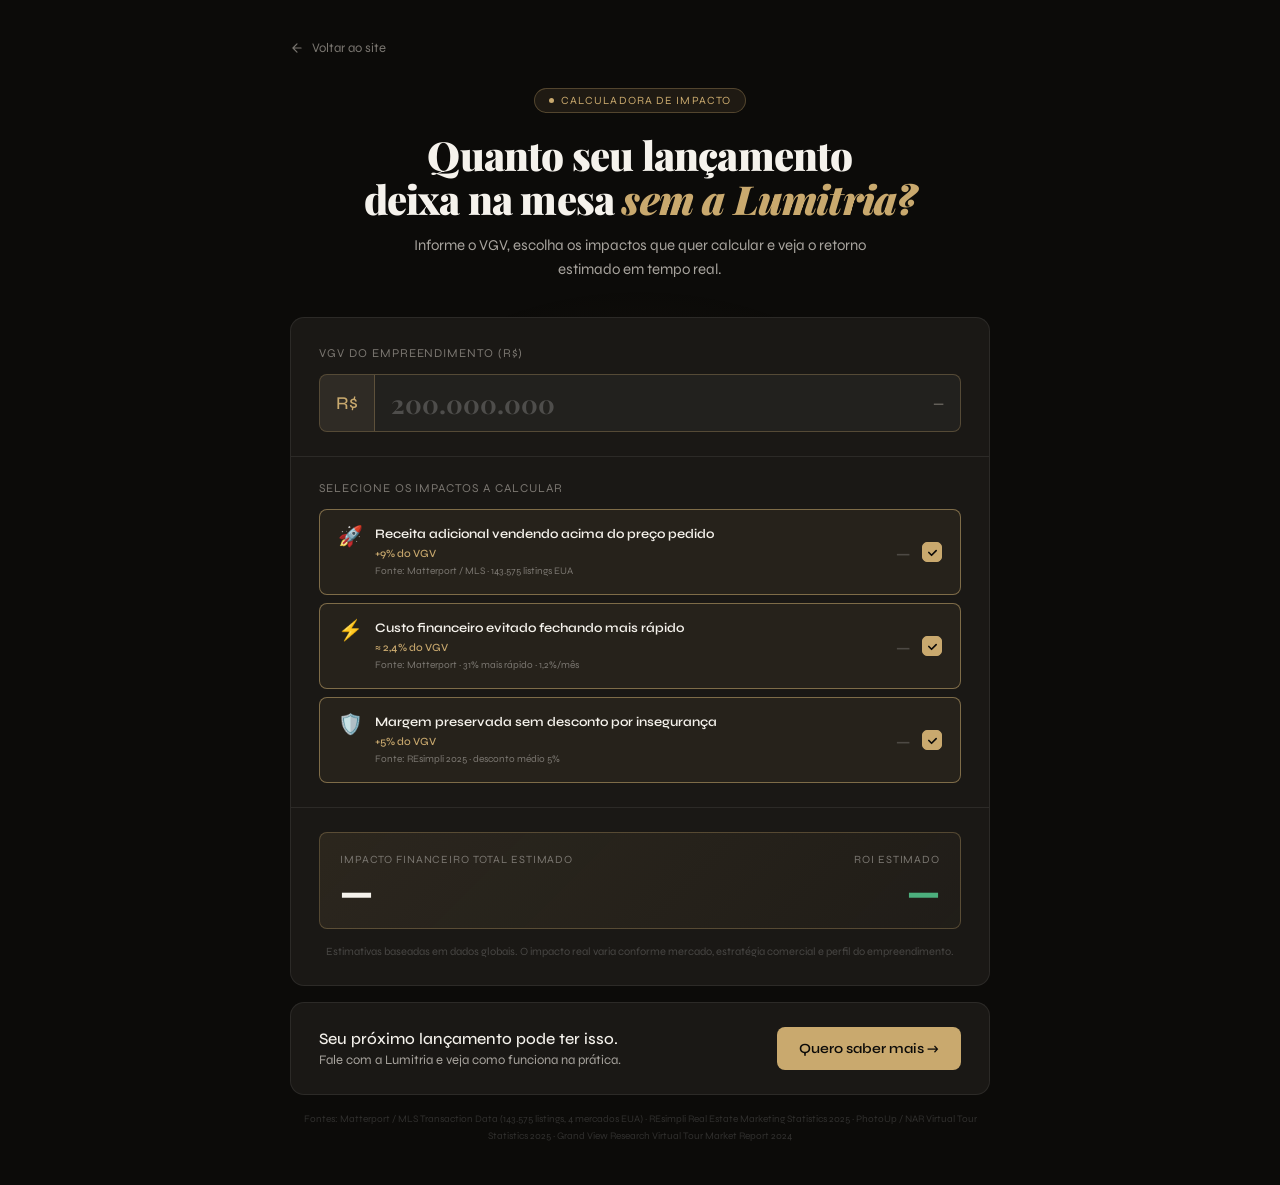
<file: calculadora.html>
<!DOCTYPE html>
<html lang="pt-BR">
<head>
<meta charset="UTF-8">
<meta name="viewport" content="width=device-width, initial-scale=1.0">
<title>Calculadora de Impacto — Lumitria</title>
<link rel="icon" type="image/x-icon" href="para-vriaricone.ico">
<link rel="preconnect" href="https://fonts.googleapis.com">
<link href="https://fonts.googleapis.com/css2?family=Playfair+Display:ital,wght@0,700;0,900;1,700&family=Syne:wght@400;500;600&display=swap" rel="stylesheet">
<style>
:root {
  --black:       #0C0B09;
  --dark:        #141210;
  --card:        #1A1815;
  --border:      rgba(255,255,255,0.08);
  --border-gold: rgba(201,169,110,0.30);
  --gold:        #C9A96E;
  --gold-dim:    rgba(201,169,110,0.10);
  --white:       #F5F2EC;
  --gray:        #7A7670;
  --gray-light:  #A8A49E;
  --success:     #4CAF7D;
  --radius:      14px;
  --radius-sm:   8px;
}

* { box-sizing: border-box; margin: 0; padding: 0; }
html { scroll-behavior: smooth; }

body {
  background: var(--black);
  color: var(--white);
  font-family: 'Syne', sans-serif;
  min-height: 100vh;
  display: flex;
  align-items: center;
  justify-content: center;
  padding: 40px 20px;
}

body::before {
  content: '';
  position: fixed;
  top: 30%; left: 50%;
  transform: translateX(-50%);
  width: 600px; height: 400px;
  background: radial-gradient(ellipse, rgba(201,169,110,0.06) 0%, transparent 65%);
  pointer-events: none; z-index: 0;
}

.container { width: 100%; max-width: 700px; position: relative; z-index: 1; }

/* ── Voltar ── */
.back-link {
  display: inline-flex; align-items: center; gap: 8px;
  font-size: 13px; color: var(--gray); text-decoration: none;
  margin-bottom: 32px; transition: color .2s;
}
.back-link:hover { color: var(--gold); }

/* ── Header ── */
.header { text-align: center; margin-bottom: 36px; }
.header-tag {
  display: inline-flex; align-items: center; gap: 7px;
  background: var(--gold-dim); border: 0.5px solid var(--border-gold);
  border-radius: 100px; padding: 5px 14px;
  font-size: 11px; letter-spacing: 0.1em; text-transform: uppercase;
  color: var(--gold); margin-bottom: 20px;
}
.header-tag::before {
  content: ''; width: 5px; height: 5px;
  background: var(--gold); border-radius: 50%;
  animation: pulse 2s infinite;
}
@keyframes pulse {
  0%,100% { opacity:1; transform:scale(1); }
  50%      { opacity:0.4; transform:scale(0.7); }
}
.header h1 {
  font-family: 'Playfair Display', serif;
  font-size: clamp(24px, 5vw, 40px); font-weight: 900;
  line-height: 1.1; letter-spacing: -0.02em; margin-bottom: 12px;
}
.header h1 em { font-style: italic; color: var(--gold); }
.header p { font-size: 15px; color: var(--gray-light); line-height: 1.6; max-width: 480px; margin: 0 auto; }

/* ── Card principal ── */
.calc-card {
  background: var(--card); border: 0.5px solid var(--border);
  border-radius: var(--radius); overflow: hidden; margin-bottom: 16px;
}

/* ── Input VGV ── */
.input-section { padding: 28px 28px 24px; border-bottom: 0.5px solid var(--border); }
.input-label {
  font-size: 12px; letter-spacing: 0.08em; text-transform: uppercase;
  color: var(--gray); margin-bottom: 14px; display: block;
}
.vgv-input-wrap {
  display: flex; align-items: center;
  background: rgba(255,255,255,0.04); border: 1px solid var(--border-gold);
  border-radius: var(--radius-sm); overflow: hidden; transition: border-color .2s;
}
.vgv-input-wrap:focus-within { border-color: var(--gold); }
.vgv-prefix {
  padding: 0 16px; font-size: 18px; font-weight: 500; color: var(--gold);
  background: rgba(201,169,110,0.08); height: 56px;
  display: flex; align-items: center;
  border-right: 1px solid var(--border-gold); flex-shrink: 0;
}
.vgv-input {
  flex: 1; background: none; border: none; outline: none; padding: 0 16px;
  font-family: 'Playfair Display', serif; font-size: 26px; font-weight: 700;
  color: var(--white); height: 56px; width: 100%; min-width: 0;
}
.vgv-input::placeholder { color: rgba(255,255,255,0.2); }
.vgv-suffix {
  padding: 0 16px; font-size: 14px; color: var(--gray);
  flex-shrink: 0; white-space: nowrap;
}

/* ── Tipo de empreendimento ── */
.tipo-section { padding: 20px 28px; border-bottom: 0.5px solid var(--border); }
.tipo-label {
  font-size: 12px; letter-spacing: 0.08em; text-transform: uppercase;
  color: var(--gray); margin-bottom: 12px; display: block;
}
.tipo-btns { display: grid; grid-template-columns: repeat(4,1fr); gap: 6px; }
.tipo-btn {
  background: rgba(255,255,255,0.03); border: 0.5px solid var(--border);
  border-radius: var(--radius-sm); padding: 8px 6px;
  font-family: 'Syne', sans-serif; font-size: 12px; color: var(--gray-light);
  cursor: pointer; text-align: center; transition: all .2s; line-height: 1.3;
}
.tipo-btn:hover  { border-color: var(--border-gold); color: var(--white); }
.tipo-btn.ativo  { background: var(--gold-dim); border-color: var(--border-gold); color: var(--gold); }

/* ── Seção de seleção de impactos ── */
.impactos-section { padding: 24px 28px; border-bottom: 0.5px solid var(--border); }
.impactos-label {
  font-size: 12px; letter-spacing: 0.08em; text-transform: uppercase;
  color: var(--gray); margin-bottom: 14px; display: block;
}

/* ── Card de impacto (clicável) ── */
.impact-card {
  background: rgba(255,255,255,0.02);
  border: 1px solid var(--border);
  border-radius: var(--radius-sm);
  padding: 16px 18px;
  cursor: pointer;
  display: flex;
  align-items: center;
  justify-content: space-between;
  gap: 14px;
  transition: all 0.22s ease;
  margin-bottom: 8px;
  user-select: none;
  -webkit-user-select: none;
}
.impact-card:last-child { margin-bottom: 0; }
.impact-card.selected {
  background: rgba(201,169,110,0.07);
  border-color: rgba(201,169,110,0.55);
}
.impact-card:not(.selected) { opacity: 0.48; }
.impact-card:hover { opacity: 1 !important; border-color: var(--border-gold); }

.card-left {
  display: flex; align-items: flex-start; gap: 12px; flex: 1; min-width: 0;
}
.card-icon { font-size: 20px; line-height: 1; flex-shrink: 0; margin-top: 1px; }
.card-info { min-width: 0; }
.card-title {
  font-size: 13px; font-weight: 600; color: var(--white);
  margin-bottom: 3px; line-height: 1.35;
}
.card-pct {
  font-size: 11px; color: var(--gold); font-weight: 500;
  margin-bottom: 4px; display: block;
}
.card-source { font-size: 10px; color: var(--gray); line-height: 1.45; }

.card-right {
  display: flex; align-items: center; gap: 12px; flex-shrink: 0;
}
.card-value {
  font-family: 'Playfair Display', serif;
  font-size: 20px; font-weight: 700; color: var(--gold);
  text-align: right; min-width: 72px;
  transition: opacity 0.25s, transform 0.25s;
}
.card-value.empty { color: rgba(255,255,255,0.18); font-size: 16px; }

/* Checkbox do card */
.card-check {
  width: 20px; height: 20px; flex-shrink: 0;
  border: 1.5px solid rgba(255,255,255,0.20);
  border-radius: 5px;
  display: flex; align-items: center; justify-content: center;
  transition: all 0.2s;
}
.impact-card.selected .card-check {
  background: var(--gold); border-color: var(--gold);
}
.card-check svg { display: none; }
.impact-card.selected .card-check svg { display: block; }

/* ── Resultados finais ── */
.resultados { padding: 24px 28px; }

/* Investimento Lumitria */
.inv-box {
  background: rgba(255,255,255,0.03);
  border: 0.5px solid var(--border);
  border-radius: var(--radius-sm);
  padding: 16px 20px;
  display: flex; justify-content: space-between; align-items: center;
  gap: 12px; margin-bottom: 10px; flex-wrap: wrap;
}
.inv-left .inv-label {
  font-size: 11px; letter-spacing: 0.08em; text-transform: uppercase;
  color: var(--gray); margin-bottom: 5px; display: block;
}
.inv-val {
  font-family: 'Playfair Display', serif; font-size: 22px; font-weight: 700;
  color: var(--white); transition: all .25s;
}
.inv-nota {
  font-size: 10px; color: rgba(255,255,255,0.25); margin-top: 4px;
  line-height: 1.5;
}

/* Total + ROI */
.total-box {
  background: linear-gradient(135deg, rgba(201,169,110,0.10) 0%, rgba(201,169,110,0.04) 100%);
  border: 1px solid var(--border-gold); border-radius: var(--radius-sm);
  padding: 20px; display: flex; justify-content: space-between;
  align-items: center; gap: 16px; flex-wrap: wrap; margin-bottom: 14px;
}
.total-label, .roi-label {
  font-size: 11px; letter-spacing: 0.08em; text-transform: uppercase;
  color: var(--gray); margin-bottom: 6px;
}
.total-val {
  font-family: 'Playfair Display', serif; font-size: 36px; font-weight: 900;
  color: var(--white); line-height: 1; transition: all .3s;
}
.roi-val {
  font-family: 'Playfair Display', serif; font-size: 36px; font-weight: 900;
  color: var(--success); line-height: 1; transition: all .3s;
}
.total-right { text-align: right; }
.roi-sub { font-size: 11px; color: var(--gray); margin-top: 4px; }

.nota-calc {
  font-size: 11px; color: rgba(255,255,255,0.20); line-height: 1.6;
  text-align: center; padding: 0 4px;
}

/* ── CTA ── */
.cta-section {
  background: var(--card); border: 0.5px solid var(--border);
  border-radius: var(--radius); padding: 24px 28px;
  display: flex; align-items: center; justify-content: space-between;
  gap: 16px; flex-wrap: wrap;
}
.cta-text p:first-child { font-size: 16px; font-weight: 500; margin-bottom: 4px; }
.cta-text p:last-child  { font-size: 13px; color: var(--gray-light); }
.cta-btn {
  display: inline-flex; align-items: center; gap: 8px;
  background: var(--gold); color: var(--black);
  font-family: 'Syne', sans-serif; font-size: 14px; font-weight: 600;
  padding: 13px 22px; border-radius: var(--radius-sm);
  text-decoration: none; white-space: nowrap;
  transition: all .2s; flex-shrink: 0;
}
.cta-btn:hover { background: #E0BE84; transform: translateY(-1px); }

/* ── Fontes ── */
.fontes { margin-top: 16px; text-align: center; }
.fontes p { font-size: 10px; color: rgba(255,255,255,0.15); line-height: 1.7; }

/* ── Responsive ── */
@media (max-width: 560px) {
  .tipo-btns    { grid-template-columns: repeat(2,1fr); }
  .card-value   { font-size: 16px; min-width: 56px; }
  .card-title   { font-size: 12px; }
  .total-box    { flex-direction: column; align-items: flex-start; }
  .total-right  { text-align: left; }
  .cta-section  { flex-direction: column; }
  .cta-btn      { width: 100%; justify-content: center; }
  .inv-box      { flex-direction: column; align-items: flex-start; }
  .input-section, .tipo-section, .impactos-section, .resultados { padding-left: 18px; padding-right: 18px; }
}
</style>
</head>
<body>
<div class="container">

  <a href="index.html" class="back-link">
    <svg width="14" height="14" viewBox="0 0 24 24" fill="none" stroke="currentColor" stroke-width="2" stroke-linecap="round" stroke-linejoin="round"><path d="M19 12H5M12 5l-7 7 7 7"/></svg>
    Voltar ao site
  </a>

  <div class="header">
    <div class="header-tag">Calculadora de impacto</div>
    <h1>Quanto seu lançamento<br>deixa na mesa <em>sem a Lumitria?</em></h1>
    <p>Informe o VGV, escolha os impactos que quer calcular e veja o retorno estimado em tempo real.</p>
  </div>

  <div class="calc-card">

    <!-- VGV -->
    <div class="input-section">
      <label class="input-label">VGV do empreendimento (R$)</label>
      <div class="vgv-input-wrap">
        <span class="vgv-prefix">R$</span>
        <input class="vgv-input" type="text" id="vgv-input"
          placeholder="200.000.000" inputmode="numeric" autocomplete="off">
        <span class="vgv-suffix" id="vgv-suffix">—</span>
      </div>
    </div>


    <!-- Impactos selecionáveis -->
    <div class="impactos-section">
      <label class="impactos-label">Selecione os impactos a calcular</label>

      <!-- Card 1 -->
      <div class="impact-card selected" id="card-0" onclick="toggleCard(0)">
        <div class="card-left">
          <span class="card-icon">🚀</span>
          <div class="card-info">
            <p class="card-title">Receita adicional vendendo acima do preço pedido</p>
            <span class="card-pct">+9% do VGV</span>
            <p class="card-source">Fonte: Matterport / MLS · 143.575 listings EUA</p>
          </div>
        </div>
        <div class="card-right">
          <span class="card-value" id="val-0">—</span>
          <div class="card-check">
            <svg width="11" height="11" viewBox="0 0 12 12" fill="none">
              <path d="M2 6l3 3 5-5" stroke="#0C0B09" stroke-width="1.8" stroke-linecap="round" stroke-linejoin="round"/>
            </svg>
          </div>
        </div>
      </div>

      <!-- Card 2 -->
      <div class="impact-card selected" id="card-1" onclick="toggleCard(1)">
        <div class="card-left">
          <span class="card-icon">⚡</span>
          <div class="card-info">
            <p class="card-title">Custo financeiro evitado fechando mais rápido</p>
            <span class="card-pct">≈ 2,4% do VGV</span>
            <p class="card-source">Fonte: Matterport · 31% mais rápido · 1,2%/mês</p>
          </div>
        </div>
        <div class="card-right">
          <span class="card-value" id="val-1">—</span>
          <div class="card-check">
            <svg width="11" height="11" viewBox="0 0 12 12" fill="none">
              <path d="M2 6l3 3 5-5" stroke="#0C0B09" stroke-width="1.8" stroke-linecap="round" stroke-linejoin="round"/>
            </svg>
          </div>
        </div>
      </div>

      <!-- Card 3 -->
      <div class="impact-card selected" id="card-2" onclick="toggleCard(2)">
        <div class="card-left">
          <span class="card-icon">🛡️</span>
          <div class="card-info">
            <p class="card-title">Margem preservada sem desconto por insegurança</p>
            <span class="card-pct">+5% do VGV</span>
            <p class="card-source">Fonte: REsimpli 2025 · desconto médio 5%</p>
          </div>
        </div>
        <div class="card-right">
          <span class="card-value" id="val-2">—</span>
          <div class="card-check">
            <svg width="11" height="11" viewBox="0 0 12 12" fill="none">
              <path d="M2 6l3 3 5-5" stroke="#0C0B09" stroke-width="1.8" stroke-linecap="round" stroke-linejoin="round"/>
            </svg>
          </div>
        </div>
      </div>
    </div>

    <!-- Resultados -->
    <div class="resultados">


      <!-- Total + ROI -->
      <div class="total-box">
        <div class="total-left">
          <p class="total-label">Impacto financeiro total estimado</p>
          <p class="total-val" id="total">—</p>
        </div>
        <div class="total-right" id="roi-block">
          <p class="roi-label">ROI estimado</p>
          <p class="roi-val" id="roi">—</p>
        </div>
      </div>

      <p class="nota-calc">Estimativas baseadas em dados globais. O impacto real varia conforme mercado, estratégia comercial e perfil do empreendimento.</p>
    </div>
  </div>

  <!-- CTA -->
  <div class="cta-section">
    <div class="cta-text">
      <p>Seu próximo lançamento pode ter isso.</p>
      <p>Fale com a Lumitria e veja como funciona na prática.</p>
    </div>
    <a href="https://wa.me/5519998949137?text=Ol%C3%A1!%20Calculei%20o%20impacto%20da%20Lumitria%20no%20meu%20VGV%20e%20quero%20saber%20mais."
       class="cta-btn" target="_blank">
      Quero saber mais →
    </a>
  </div>

  <div class="fontes">
    <p>
      Fontes: Matterport / MLS Transaction Data (143.575 listings, 4 mercados EUA) ·
      REsimpli Real Estate Marketing Statistics 2025 ·
      PhotoUp / NAR Virtual Tour Statistics 2025 ·
      Grand View Research Virtual Tour Market Report 2024
    </p>
  </div>

</div>
<script>
'use strict';

/* ── Configuração por tipo ── */
const TIPO = {
  loteamento: { meses: 2.0 },
  condominio:  { meses: 2.0 },
  predio:      { meses: 2.2 },
  alto:        { meses: 2.5 },
};

/* ── Tabela de investimento por VGV ── */
function getInvestimento(vgv) {
  if (!vgv || vgv <= 0)    return { label: '—',            sob: false, val: null };
  if (vgv <= 30e6)         return { label: 'R$ 30.000',    sob: false, val: 30000 };
  if (vgv <= 70e6)         return { label: 'R$ 45.000',    sob: false, val: 45000 };
  if (vgv <= 200e6)        return { label: 'R$ 90.000',    sob: false, val: 90000 };
  if (vgv <= 300e6)        return { label: 'R$ 135.000',   sob: false, val: 135000 };
  return                          { label: 'Sob consulta — entre em contato', sob: true, val: null };
}

/* ── Estado ── */
let tipoAtual   = 'loteamento';
let vgvAtual    = 0;
let selecionados = [true, true, true]; /* todos ativos por padrão */

/* ── Tipos de impacto ── */
const IMPACTOS = [
  { pct: 0.09,  calcFn: (vgv) => vgv * 0.09 },
  { pct: 0.024, calcFn: (vgv, tipo) => vgv * 0.012 * TIPO[tipo].meses },
  { pct: 0.05,  calcFn: (vgv) => vgv * 0.05 },
];

/* ── Formatação ── */
function fmtBRL(n) {
  if (n >= 1e9) return 'R$ ' + (n / 1e9).toFixed(1).replace('.', ',') + 'B';
  if (n >= 1e6) return 'R$ ' + (n / 1e6 % 1 === 0 ? Math.round(n / 1e6) : (n / 1e6).toFixed(1).replace('.', ',')) + 'M';
  if (n >= 1e3) return 'R$ ' + Math.round(n / 1e3) + 'k';
  return 'R$ ' + Math.round(n).toLocaleString('pt-BR');
}

function fmtSuffix(n) {
  if (n >= 1e9) return (n / 1e9).toFixed(1).replace('.', ',') + 'B';
  if (n >= 1e6) return Math.round(n / 1e6) + 'M';
  if (n >= 1e3) return Math.round(n / 1e3) + 'k';
  return n.toLocaleString('pt-BR');
}

/* ── Animação de valor ── */
function animateVal(id, newText, isEmpty) {
  const el = document.getElementById(id);
  el.style.opacity = '0.2';
  el.style.transform = 'translateY(4px)';
  setTimeout(() => {
    el.textContent = newText;
    el.className = 'card-value' + (isEmpty ? ' empty' : '');
    el.style.transition = 'opacity .25s ease, transform .25s ease';
    el.style.opacity = '1';
    el.style.transform = 'translateY(0)';
  }, 120);
}

function animateEl(id, newText) {
  const el = document.getElementById(id);
  if (!el) return;
  el.style.transition = 'none';
  el.style.opacity = '0.2';
  el.style.transform = 'translateY(4px)';
  setTimeout(() => {
    el.textContent = newText;
    el.style.transition = 'opacity .3s ease, transform .3s ease';
    el.style.opacity = '1';
    el.style.transform = 'translateY(0)';
  }, 130);
}

/* ── Cálculo principal ── */
function calcular() {
  const vgv = vgvAtual;

  /* Valores individuais dos cards */
  IMPACTOS.forEach((imp, i) => {
    if (!vgv || vgv <= 0 || !selecionados[i]) {
      animateVal('val-' + i, vgv && selecionados[i] ? fmtBRL(0) : '—', !selecionados[i] || !vgv);
    } else {
      animateVal('val-' + i, fmtBRL(imp.calcFn(vgv, tipoAtual)), false);
    }
  });

  /* Investimento */
  const inv = getInvestimento(vgv);
  animateEl('inv-val', inv.label);

  /* Total e ROI */
  if (!vgv || vgv <= 0) {
    animateEl('total', '—');
    animateEl('roi', '—');
    document.getElementById('roi-sub').textContent = '';
    document.getElementById('roi-block').style.visibility = 'visible';
    return;
  }

  /* Soma apenas cards selecionados */
  const total = IMPACTOS.reduce((acc, imp, i) => {
    return acc + (selecionados[i] ? imp.calcFn(vgv, tipoAtual) : 0);
  }, 0);

  animateEl('total', total > 0 ? fmtBRL(total) : 'R$ 0');

  /* ROI */
  if (inv.sob) {
    /* VGV > 300M: oculta ROI */
    document.getElementById('roi-block').style.visibility = 'hidden';
  } else {
    document.getElementById('roi-block').style.visibility = 'visible';
    if (!inv.val || total <= 0 || !selecionados.some(Boolean)) {
      animateEl('roi', '—');
      document.getElementById('roi-sub').textContent = '';
    } else {
      const roiX = Math.round(total / inv.val);
      animateEl('roi', '+' + roiX.toLocaleString('pt-BR') + 'x');
      document.getElementById('roi-sub').textContent =
        'vs. investimento de ' + inv.label;
    }
  }
}

/* ── Toggle card ── */
function toggleCard(i) {
  selecionados[i] = !selecionados[i];
  const card = document.getElementById('card-' + i);
  card.classList.toggle('selected', selecionados[i]);
  calcular();
}

/* ── Tipo de empreendimento ── */
function setTipo(btn) {
  document.querySelectorAll('.tipo-btn').forEach(b => b.classList.remove('ativo'));
  btn.classList.add('ativo');
  tipoAtual = btn.dataset.tipo;
  calcular();
}

/* ── Input VGV ── */
const input = document.getElementById('vgv-input');
input.addEventListener('input', function () {
  const raw = this.value.replace(/\D/g, '');
  if (!raw) {
    this.value = '';
    vgvAtual = 0;
    document.getElementById('vgv-suffix').textContent = '—';
    calcular();
    return;
  }
  const num = parseInt(raw, 10);
  /* Formata com pontos como separador de milhar */
  this.value = num.toLocaleString('pt-BR');
  vgvAtual = num;
  document.getElementById('vgv-suffix').textContent = fmtSuffix(num);
  calcular();
});

/* Inicializa vazio */
calcular();
</script>
</body>
</html>
</file>
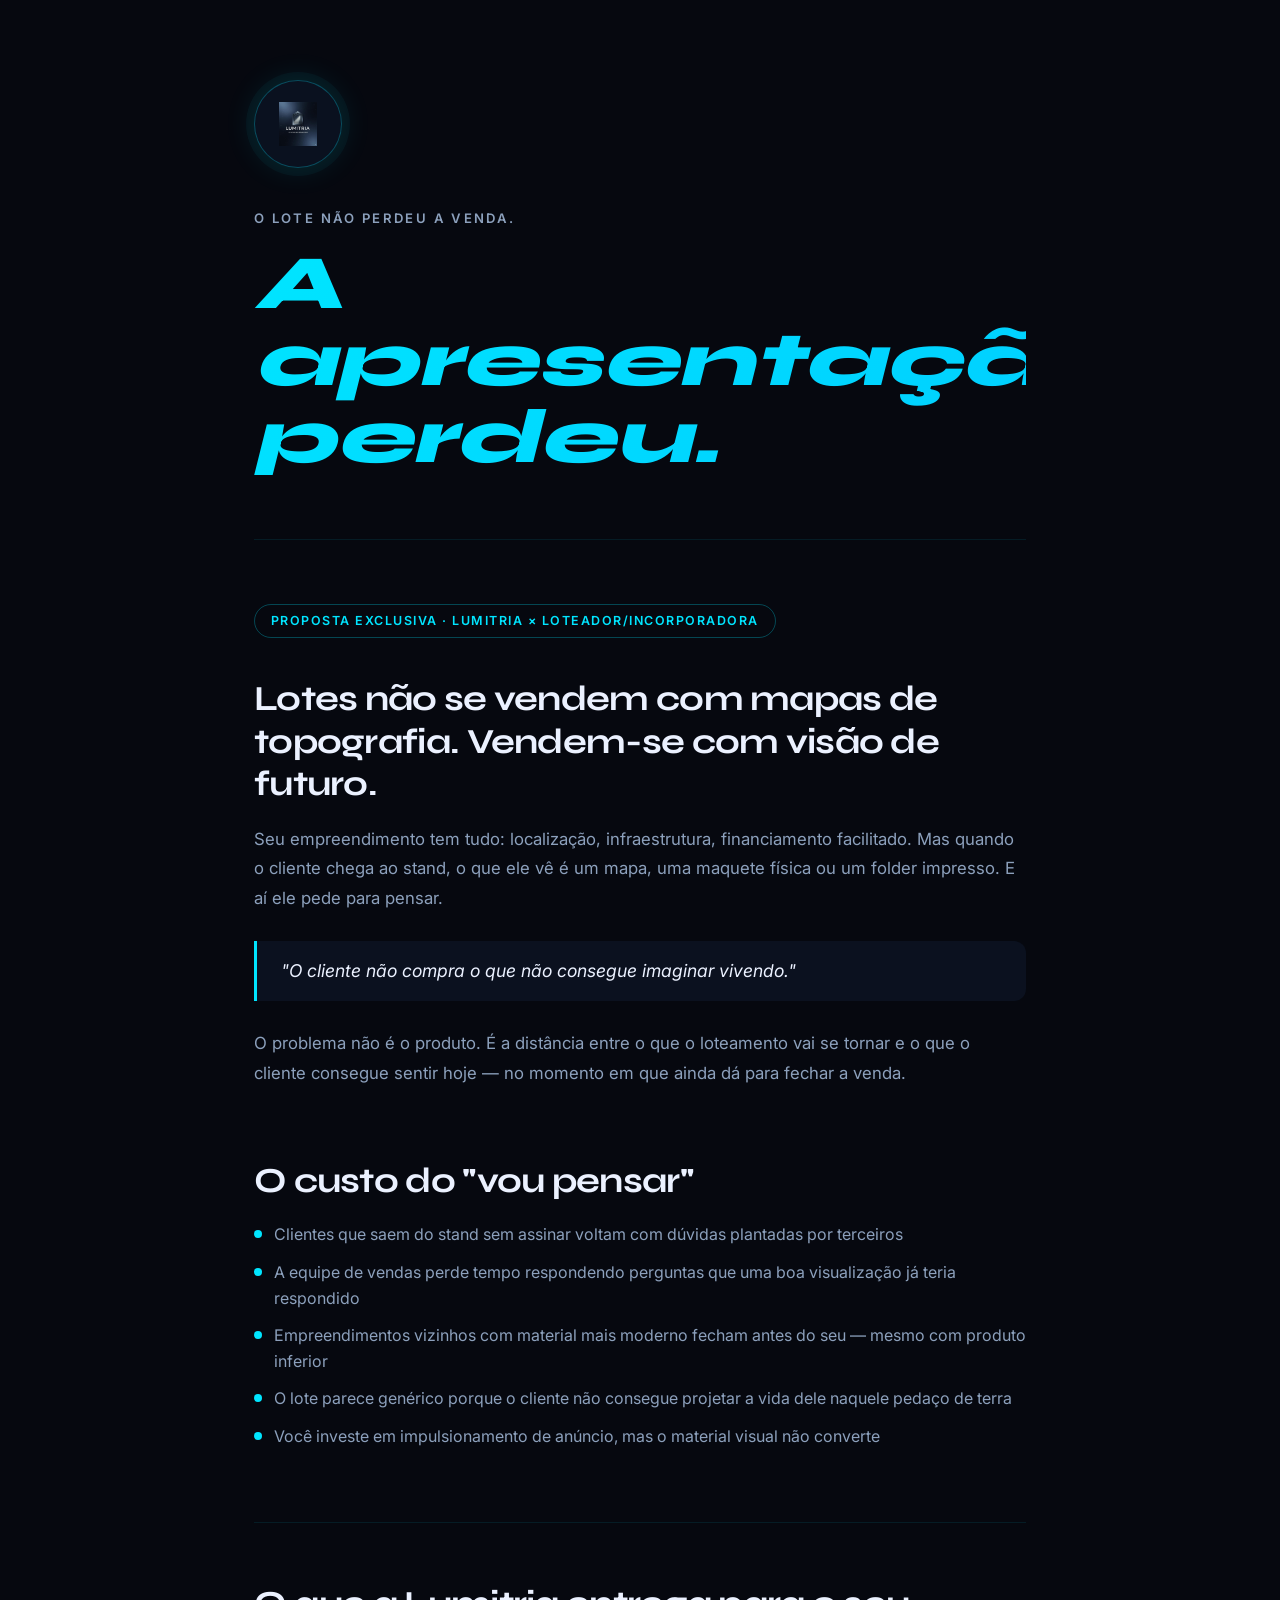
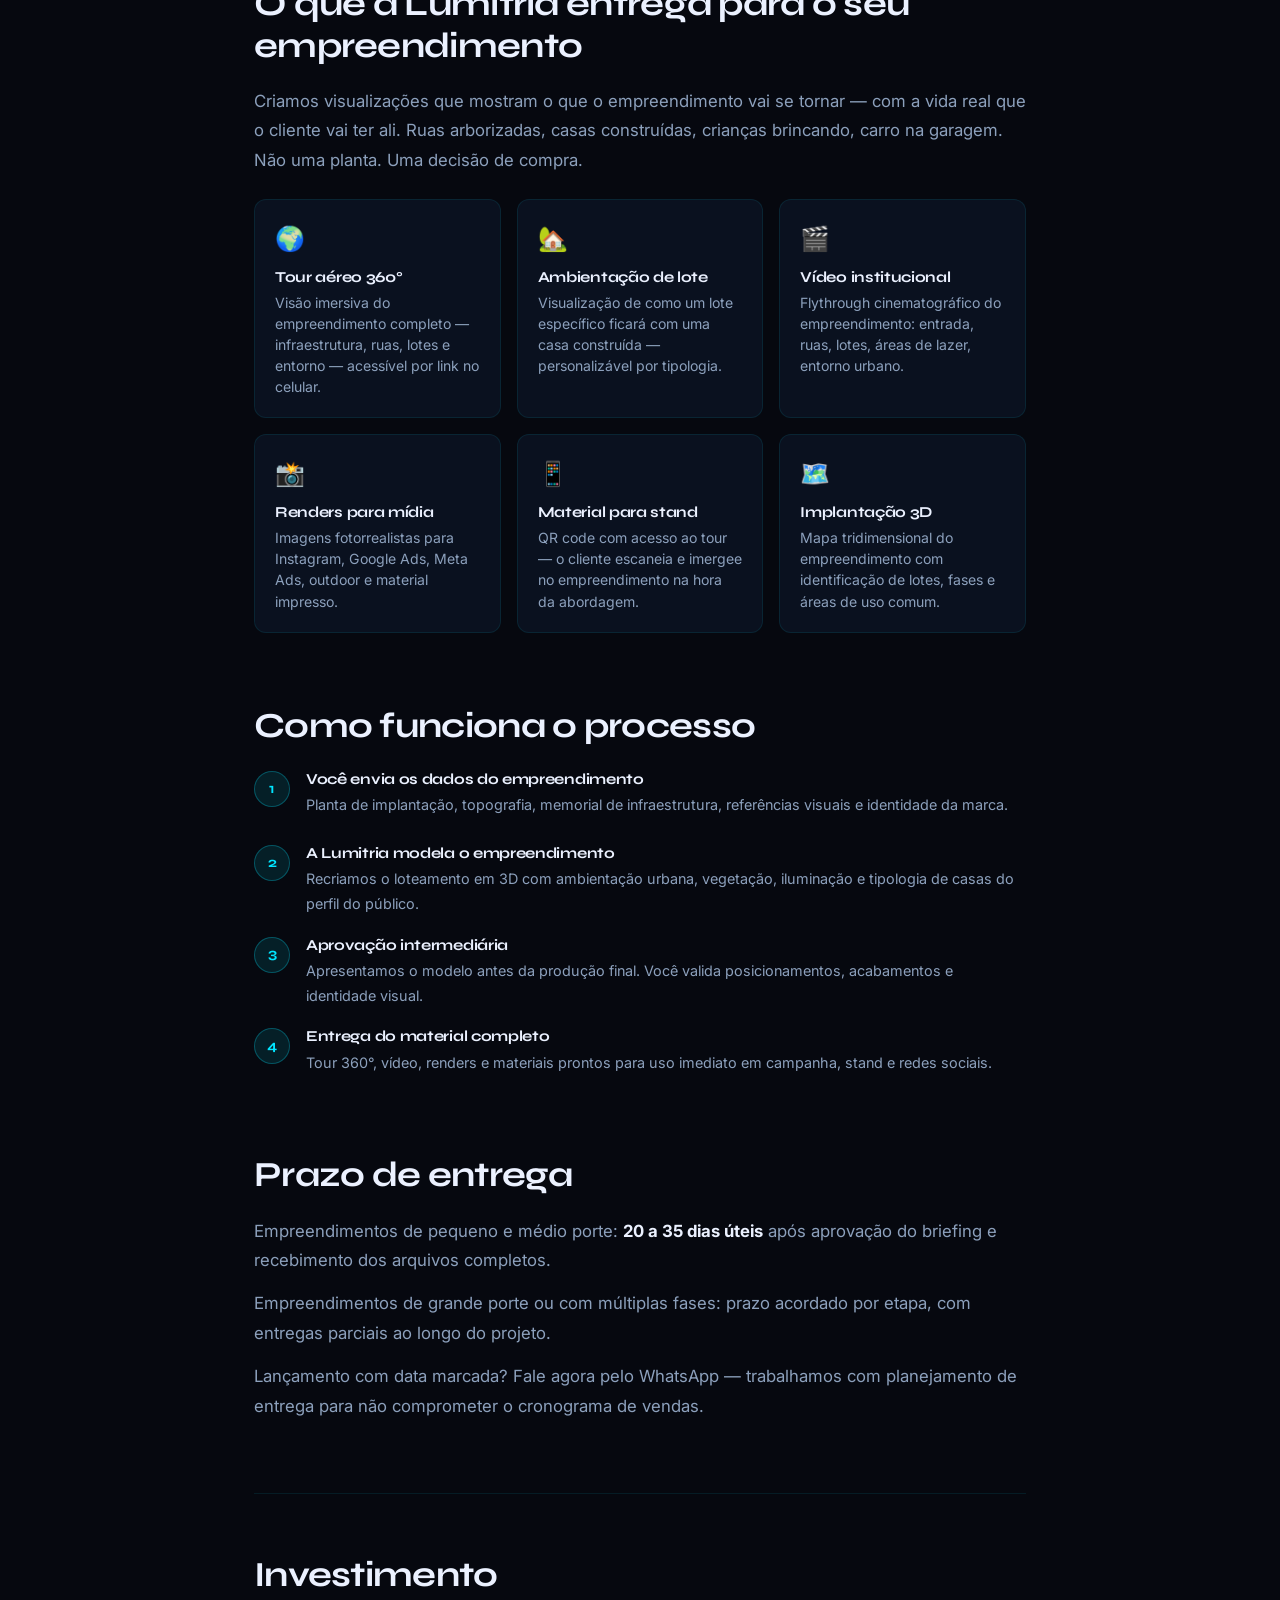
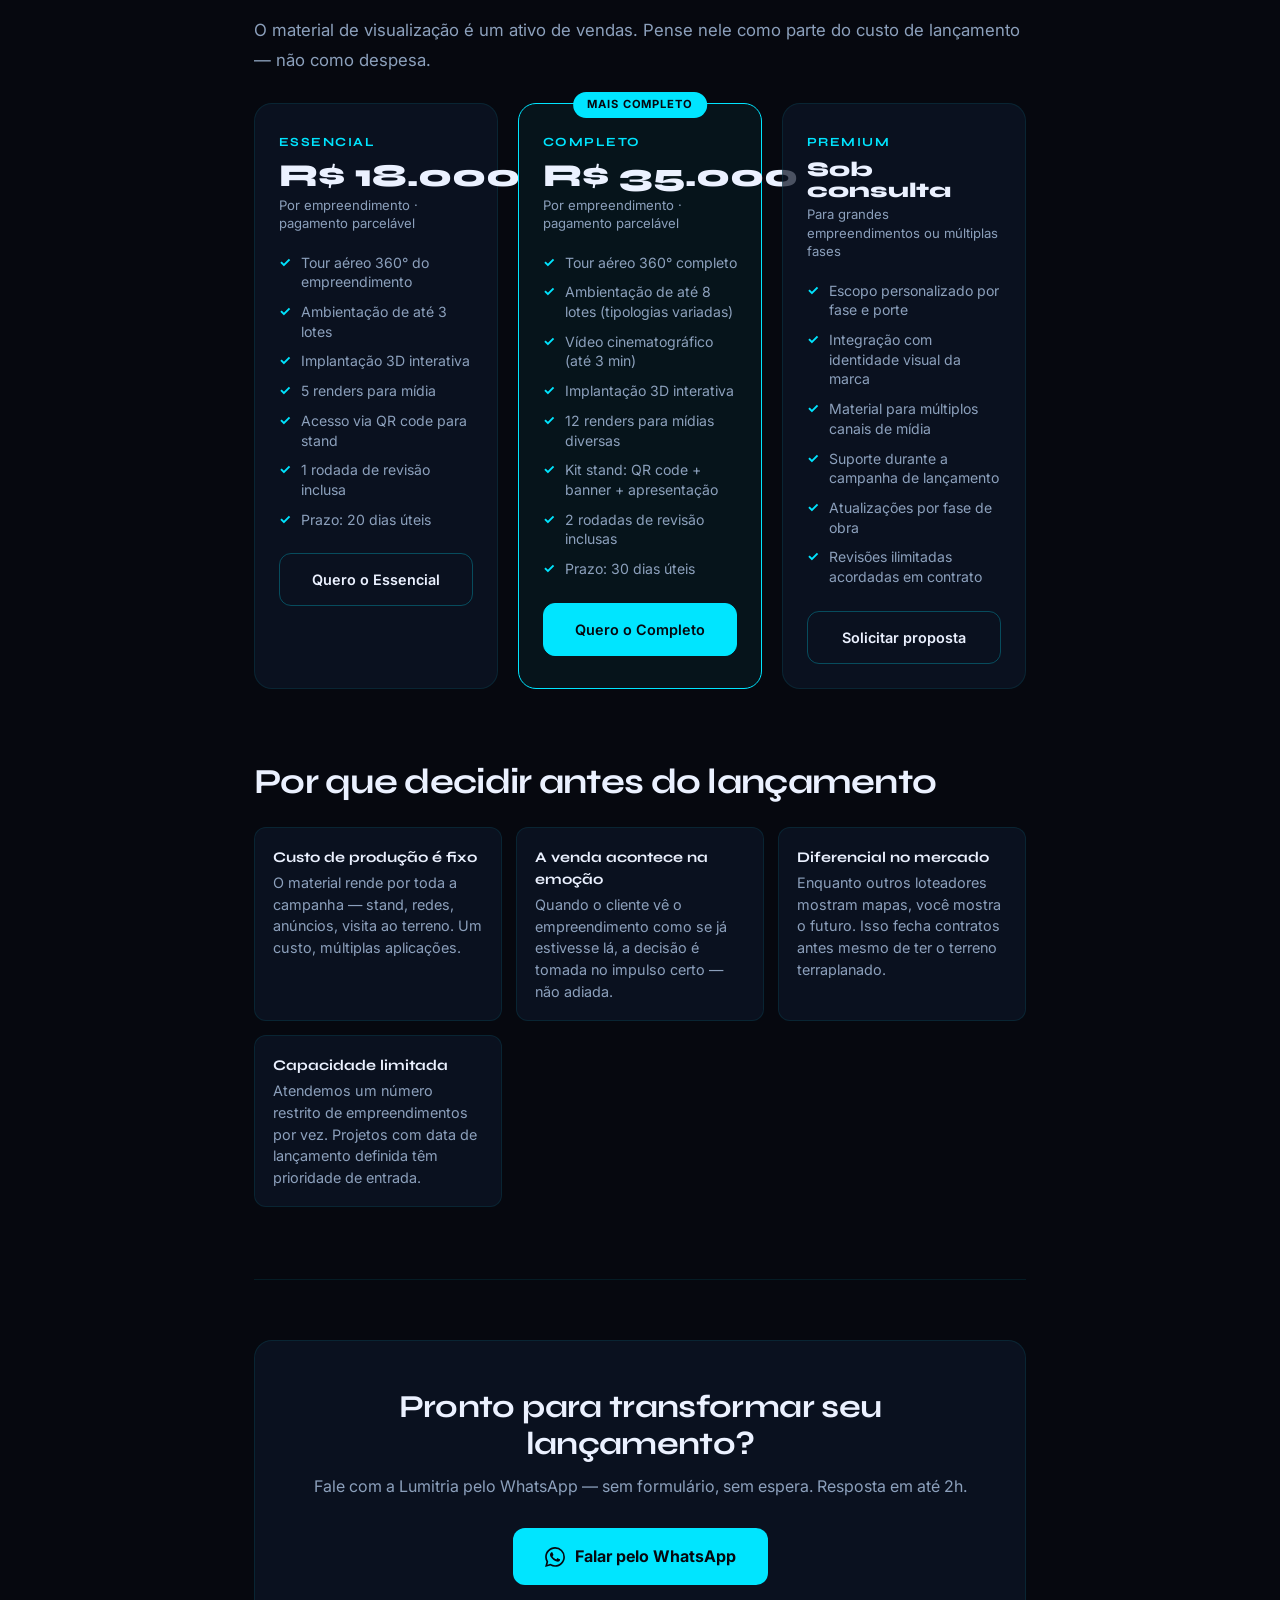
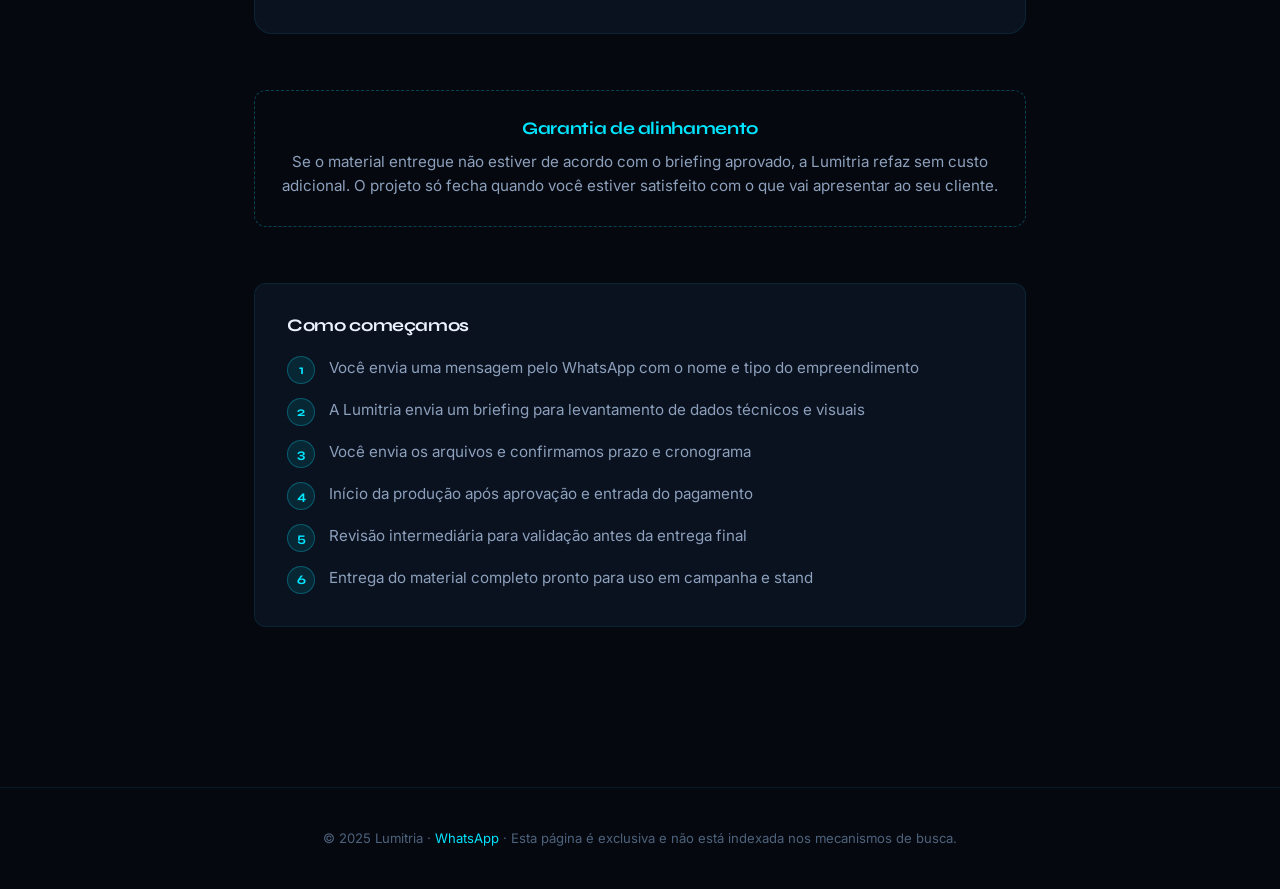
<file: proposta-loteador.html>
<!DOCTYPE html>
<html lang="pt-BR">
<head>
  <meta charset="UTF-8" />
  <meta name="viewport" content="width=device-width, initial-scale=1.0" />
  <title>Proposta Lumitria — Loteadores e Incorporadoras</title>
  <meta name="robots" content="noindex, nofollow" />
  <link rel="preconnect" href="https://fonts.googleapis.com" />
  <link rel="preconnect" href="https://fonts.gstatic.com" crossorigin />
  <link href="https://fonts.googleapis.com/css2?family=Syne:wght@600;700;800&family=Inter:wght@400;500;600&display=swap" rel="stylesheet" />
  <link rel="stylesheet" href="css/main.css" />
  <style>
    /* ── Logo círculo ── */
    .prop-logo-circle {
      display: flex;
      align-items: center;
      justify-content: center;
      width: 88px;
      height: 88px;
      border-radius: 50%;
      background: var(--bg-card);
      border: 1px solid var(--border-h);
      box-shadow: 0 0 32px rgba(0,229,255,0.12), 0 0 0 8px rgba(0,229,255,0.04);
      margin-bottom: 40px;
    }

    .prop-logo-circle img {
      height: 44px;
      width: auto;
    }

    /* ── Frase de impacto ── */
    .prop-impact {
      margin-bottom: 64px;
      padding-bottom: 64px;
      border-bottom: 1px solid var(--border);
    }

    .prop-impact-eyebrow {
      font-family: 'Inter', sans-serif;
      font-size: 0.82rem;
      font-weight: 600;
      letter-spacing: 0.18em;
      text-transform: uppercase;
      color: var(--text-2);
      margin-bottom: 16px;
    }

    .prop-impact-title {
      font-family: 'Syne', sans-serif;
      font-weight: 800;
      font-size: clamp(2.2rem, 7vw, 4.8rem);
      line-height: 1.0;
      font-style: italic;
      background: linear-gradient(135deg, var(--cyan) 0%, var(--sage) 100%);
      -webkit-background-clip: text;
      -webkit-text-fill-color: transparent;
      background-clip: text;
    }

    /* ── Proposta page overrides ── */
    .prop-wrap {
      max-width: 820px;
      margin: 0 auto;
      padding: 80px 24px 120px;
    }

    .prop-context {
      display: inline-block;
      font-size: 0.78rem;
      font-weight: 600;
      letter-spacing: 0.12em;
      text-transform: uppercase;
      color: var(--cyan);
      border: 1px solid var(--border-h);
      border-radius: 100px;
      padding: 6px 16px;
      margin-bottom: 40px;
    }

    .prop-section {
      margin-bottom: 72px;
    }

    .prop-section h2 {
      font-family: 'Syne', sans-serif;
      font-size: clamp(1.5rem, 4vw, 2.2rem);
      font-weight: 700;
      line-height: 1.2;
      color: var(--text);
      margin-bottom: 20px;
    }

    .prop-section p {
      color: var(--text-2);
      font-size: 1.05rem;
      line-height: 1.75;
      margin-bottom: 14px;
    }

    .prop-section p:last-child { margin-bottom: 0; }

    .prop-quote {
      border-left: 3px solid var(--cyan);
      padding: 16px 24px;
      background: var(--bg-card);
      border-radius: 0 var(--radius) var(--radius) 0;
      margin: 28px 0;
      color: var(--text);
      font-style: italic;
      font-size: 1.1rem;
      line-height: 1.6;
    }

    .prop-list {
      display: flex;
      flex-direction: column;
      gap: 12px;
    }

    .prop-list li {
      display: flex;
      align-items: flex-start;
      gap: 12px;
      color: var(--text-2);
      font-size: 1rem;
      line-height: 1.6;
    }

    .prop-list li::before {
      content: '';
      flex-shrink: 0;
      width: 8px;
      height: 8px;
      border-radius: 50%;
      background: var(--cyan);
      margin-top: 8px;
    }

    .escopo-grid {
      display: grid;
      grid-template-columns: repeat(auto-fill, minmax(220px, 1fr));
      gap: 16px;
      margin-top: 24px;
    }

    .escopo-card {
      background: var(--bg-card);
      border: 1px solid var(--border);
      border-radius: var(--radius);
      padding: 20px;
    }

    .escopo-card .escopo-icon {
      font-size: 1.5rem;
      margin-bottom: 10px;
    }

    .escopo-card h4 {
      font-family: 'Syne', sans-serif;
      font-size: 0.95rem;
      font-weight: 700;
      color: var(--text);
      margin-bottom: 6px;
    }

    .escopo-card p {
      font-size: 0.88rem;
      color: var(--text-2);
      line-height: 1.5;
      margin-bottom: 0;
    }

    .steps {
      display: flex;
      flex-direction: column;
      gap: 20px;
      margin-top: 24px;
    }

    .step {
      display: flex;
      gap: 16px;
      align-items: flex-start;
    }

    .step-num {
      flex-shrink: 0;
      width: 36px;
      height: 36px;
      border-radius: 50%;
      background: var(--cyan-dim);
      border: 1px solid var(--border-h);
      color: var(--cyan);
      font-family: 'Syne', sans-serif;
      font-weight: 700;
      font-size: 0.9rem;
      display: flex;
      align-items: center;
      justify-content: center;
    }

    .step-body h4 {
      font-family: 'Syne', sans-serif;
      font-weight: 700;
      font-size: 0.95rem;
      color: var(--text);
      margin-bottom: 4px;
    }

    .step-body p {
      font-size: 0.9rem;
      color: var(--text-2);
      margin-bottom: 0;
    }

    /* pricing */
    .pricing-grid {
      display: grid;
      grid-template-columns: repeat(auto-fill, minmax(220px, 1fr));
      gap: 20px;
      margin-top: 28px;
    }

    .pricing-card {
      background: var(--bg-card);
      border: 1px solid var(--border);
      border-radius: var(--radius-lg);
      padding: 28px 24px 24px;
      position: relative;
      transition: border-color var(--dur) var(--ease);
    }

    .pricing-card:hover {
      border-color: var(--border-h);
    }

    .pricing-card.highlight {
      border-color: var(--cyan);
      background: rgba(0,229,255,0.05);
    }

    .pricing-badge {
      position: absolute;
      top: -12px;
      left: 50%;
      transform: translateX(-50%);
      background: var(--cyan);
      color: #06080F;
      font-size: 0.7rem;
      font-weight: 700;
      letter-spacing: 0.08em;
      text-transform: uppercase;
      border-radius: 100px;
      padding: 4px 14px;
      white-space: nowrap;
    }

    .pricing-name {
      font-family: 'Syne', sans-serif;
      font-size: 0.78rem;
      font-weight: 700;
      letter-spacing: 0.12em;
      text-transform: uppercase;
      color: var(--cyan);
      margin-bottom: 8px;
    }

    .pricing-price {
      font-family: 'Syne', sans-serif;
      font-size: 2rem;
      font-weight: 800;
      color: var(--text);
      line-height: 1;
      margin-bottom: 4px;
    }

    .pricing-price span {
      font-size: 1rem;
      font-weight: 600;
      color: var(--text-2);
    }

    .pricing-subtitle {
      font-size: 0.82rem;
      color: var(--text-2);
      margin-bottom: 20px;
      line-height: 1.4;
    }

    .pricing-features {
      display: flex;
      flex-direction: column;
      gap: 10px;
      margin-bottom: 24px;
    }

    .pricing-features li {
      display: flex;
      align-items: flex-start;
      gap: 10px;
      font-size: 0.88rem;
      color: var(--text-2);
      line-height: 1.4;
    }

    .pricing-features li::before {
      content: '✓';
      flex-shrink: 0;
      color: var(--cyan);
      font-weight: 700;
      font-size: 0.85rem;
    }

    .btn-prop {
      display: block;
      width: 100%;
      padding: 14px 20px;
      background: transparent;
      border: 1.5px solid var(--border-h);
      border-radius: var(--radius);
      color: var(--text);
      font-family: 'Inter', sans-serif;
      font-size: 0.9rem;
      font-weight: 600;
      text-align: center;
      transition: background var(--dur) var(--ease), border-color var(--dur) var(--ease), color var(--dur) var(--ease);
      cursor: pointer;
    }

    .btn-prop:hover {
      background: var(--cyan-dim);
      border-color: var(--cyan);
      color: var(--cyan);
    }

    .pricing-card.highlight .btn-prop {
      background: var(--cyan);
      border-color: var(--cyan);
      color: #06080F;
    }

    .pricing-card.highlight .btn-prop:hover {
      background: #00cfff;
    }

    /* gatilhos */
    .gatilhos-grid {
      display: grid;
      grid-template-columns: repeat(auto-fill, minmax(200px, 1fr));
      gap: 14px;
      margin-top: 24px;
    }

    .gatilho-item {
      background: var(--bg-card);
      border: 1px solid var(--border);
      border-radius: var(--radius);
      padding: 18px;
      font-size: 0.9rem;
      color: var(--text-2);
      line-height: 1.5;
    }

    .gatilho-item strong {
      display: block;
      color: var(--text);
      font-family: 'Syne', sans-serif;
      font-size: 0.92rem;
      margin-bottom: 4px;
    }

    .prop-cta-block {
      background: var(--bg-card);
      border: 1px solid var(--border);
      border-radius: var(--radius-lg);
      padding: 48px 40px;
      text-align: center;
      margin-bottom: 56px;
    }

    .prop-cta-block h2 {
      font-family: 'Syne', sans-serif;
      font-size: clamp(1.4rem, 3.5vw, 2rem);
      font-weight: 700;
      color: var(--text);
      margin-bottom: 12px;
    }

    .prop-cta-block p {
      color: var(--text-2);
      font-size: 1rem;
      margin-bottom: 28px;
    }

    .btn-cta-main {
      display: inline-flex;
      align-items: center;
      gap: 10px;
      padding: 16px 32px;
      background: var(--cyan);
      color: #06080F;
      border-radius: var(--radius);
      font-family: 'Inter', sans-serif;
      font-weight: 700;
      font-size: 1rem;
      transition: background var(--dur) var(--ease), transform var(--dur) var(--ease);
    }

    .btn-cta-main:hover {
      background: #00cfff;
      transform: translateY(-2px);
    }

    .garantia-box {
      border: 1px dashed var(--border-h);
      border-radius: var(--radius);
      padding: 28px 24px;
      margin-bottom: 56px;
      text-align: center;
    }

    .garantia-box h3 {
      font-family: 'Syne', sans-serif;
      font-size: 1.1rem;
      font-weight: 700;
      color: var(--cyan);
      margin-bottom: 10px;
    }

    .garantia-box p {
      color: var(--text-2);
      font-size: 0.95rem;
      line-height: 1.6;
    }

    .proximos-passos {
      background: var(--bg-card);
      border: 1px solid var(--border);
      border-radius: var(--radius);
      padding: 32px;
    }

    .proximos-passos h3 {
      font-family: 'Syne', sans-serif;
      font-size: 1.1rem;
      font-weight: 700;
      color: var(--text);
      margin-bottom: 20px;
    }

    .proximos-passos ol {
      display: flex;
      flex-direction: column;
      gap: 14px;
      padding-left: 0;
      list-style: none;
      counter-reset: steps;
    }

    .proximos-passos ol li {
      counter-increment: steps;
      display: flex;
      gap: 14px;
      align-items: flex-start;
      font-size: 0.95rem;
      color: var(--text-2);
    }

    .proximos-passos ol li::before {
      content: counter(steps);
      flex-shrink: 0;
      width: 28px;
      height: 28px;
      border-radius: 50%;
      background: var(--cyan-dim);
      border: 1px solid var(--border-h);
      color: var(--cyan);
      font-family: 'Syne', sans-serif;
      font-weight: 700;
      font-size: 0.82rem;
      display: flex;
      align-items: center;
      justify-content: center;
    }

    .prop-footer {
      text-align: center;
      padding: 40px 24px;
      border-top: 1px solid var(--border);
      margin-top: 40px;
    }

    .prop-footer p {
      font-size: 0.82rem;
      color: var(--text-muted);
    }

    .prop-footer a { color: var(--cyan); }

    .prop-sep {
      border: none;
      border-top: 1px solid var(--border);
      margin: 60px 0;
    }

    /* sob consulta card */
    .pricing-card.consulta .pricing-price {
      font-size: 1.3rem;
    }

    @media (max-width: 600px) {
      .prop-wrap { padding: 56px 20px 80px; }
      .pricing-grid { grid-template-columns: 1fr; }
      .escopo-grid { grid-template-columns: 1fr 1fr; }
      .gatilhos-grid { grid-template-columns: 1fr; }
      .prop-cta-block { padding: 36px 24px; }
      .proximos-passos { padding: 24px 20px; }
    }

    @media (max-width: 400px) {
      .escopo-grid { grid-template-columns: 1fr; }
    }
  </style>
</head>
<body>

<div class="prop-wrap">

  <!-- Logo + Frase de impacto -->
  <div class="prop-logo-circle">
    <img src="assets/images/logo-lumitria.png" alt="Lumitria" />
  </div>

  <div class="prop-impact">
    <p class="prop-impact-eyebrow">O lote não perdeu a venda.</p>
    <div class="prop-impact-title">A apresentação perdeu.</div>
  </div>

  <!-- Linha de contexto -->
  <span class="prop-context">Proposta exclusiva · Lumitria × Loteador/Incorporadora</span>

  <!-- Dor -->
  <section class="prop-section">
    <h2>Lotes não se vendem com mapas de topografia. Vendem-se com visão de futuro.</h2>
    <p>Seu empreendimento tem tudo: localização, infraestrutura, financiamento facilitado. Mas quando o cliente chega ao stand, o que ele vê é um mapa, uma maquete física ou um folder impresso. E aí ele pede para pensar.</p>
    <div class="prop-quote">
      "O cliente não compra o que não consegue imaginar vivendo."
    </div>
    <p>O problema não é o produto. É a distância entre o que o loteamento vai se tornar e o que o cliente consegue sentir hoje — no momento em que ainda dá para fechar a venda.</p>
  </section>

  <!-- O que acontece sem isso -->
  <section class="prop-section">
    <h2>O custo do "vou pensar"</h2>
    <ul class="prop-list">
      <li>Clientes que saem do stand sem assinar voltam com dúvidas plantadas por terceiros</li>
      <li>A equipe de vendas perde tempo respondendo perguntas que uma boa visualização já teria respondido</li>
      <li>Empreendimentos vizinhos com material mais moderno fecham antes do seu — mesmo com produto inferior</li>
      <li>O lote parece genérico porque o cliente não consegue projetar a vida dele naquele pedaço de terra</li>
      <li>Você investe em impulsionamento de anúncio, mas o material visual não converte</li>
    </ul>
  </section>

  <hr class="prop-sep" />

  <!-- Escopo -->
  <section class="prop-section">
    <h2>O que a Lumitria entrega para o seu empreendimento</h2>
    <p>Criamos visualizações que mostram o que o empreendimento vai se tornar — com a vida real que o cliente vai ter ali. Ruas arborizadas, casas construídas, crianças brincando, carro na garagem. Não uma planta. Uma decisão de compra.</p>
    <div class="escopo-grid">
      <div class="escopo-card">
        <div class="escopo-icon">🌍</div>
        <h4>Tour aéreo 360°</h4>
        <p>Visão imersiva do empreendimento completo — infraestrutura, ruas, lotes e entorno — acessível por link no celular.</p>
      </div>
      <div class="escopo-card">
        <div class="escopo-icon">🏡</div>
        <h4>Ambientação de lote</h4>
        <p>Visualização de como um lote específico ficará com uma casa construída — personalizável por tipologia.</p>
      </div>
      <div class="escopo-card">
        <div class="escopo-icon">🎬</div>
        <h4>Vídeo institucional</h4>
        <p>Flythrough cinematográfico do empreendimento: entrada, ruas, lotes, áreas de lazer, entorno urbano.</p>
      </div>
      <div class="escopo-card">
        <div class="escopo-icon">📸</div>
        <h4>Renders para mídia</h4>
        <p>Imagens fotorrealistas para Instagram, Google Ads, Meta Ads, outdoor e material impresso.</p>
      </div>
      <div class="escopo-card">
        <div class="escopo-icon">📱</div>
        <h4>Material para stand</h4>
        <p>QR code com acesso ao tour — o cliente escaneia e imergee no empreendimento na hora da abordagem.</p>
      </div>
      <div class="escopo-card">
        <div class="escopo-icon">🗺️</div>
        <h4>Implantação 3D</h4>
        <p>Mapa tridimensional do empreendimento com identificação de lotes, fases e áreas de uso comum.</p>
      </div>
    </div>
  </section>

  <!-- Como funciona -->
  <section class="prop-section">
    <h2>Como funciona o processo</h2>
    <div class="steps">
      <div class="step">
        <div class="step-num">1</div>
        <div class="step-body">
          <h4>Você envia os dados do empreendimento</h4>
          <p>Planta de implantação, topografia, memorial de infraestrutura, referências visuais e identidade da marca.</p>
        </div>
      </div>
      <div class="step">
        <div class="step-num">2</div>
        <div class="step-body">
          <h4>A Lumitria modela o empreendimento</h4>
          <p>Recriamos o loteamento em 3D com ambientação urbana, vegetação, iluminação e tipologia de casas do perfil do público.</p>
        </div>
      </div>
      <div class="step">
        <div class="step-num">3</div>
        <div class="step-body">
          <h4>Aprovação intermediária</h4>
          <p>Apresentamos o modelo antes da produção final. Você valida posicionamentos, acabamentos e identidade visual.</p>
        </div>
      </div>
      <div class="step">
        <div class="step-num">4</div>
        <div class="step-body">
          <h4>Entrega do material completo</h4>
          <p>Tour 360°, vídeo, renders e materiais prontos para uso imediato em campanha, stand e redes sociais.</p>
        </div>
      </div>
    </div>
  </section>

  <!-- Prazo -->
  <section class="prop-section">
    <h2>Prazo de entrega</h2>
    <p>Empreendimentos de pequeno e médio porte: <strong style="color:var(--text)">20 a 35 dias úteis</strong> após aprovação do briefing e recebimento dos arquivos completos.</p>
    <p>Empreendimentos de grande porte ou com múltiplas fases: prazo acordado por etapa, com entregas parciais ao longo do projeto.</p>
    <p>Lançamento com data marcada? Fale agora pelo WhatsApp — trabalhamos com planejamento de entrega para não comprometer o cronograma de vendas.</p>
  </section>

  <hr class="prop-sep" />

  <!-- Investimento -->
  <section class="prop-section">
    <h2>Investimento</h2>
    <p>O material de visualização é um ativo de vendas. Pense nele como parte do custo de lançamento — não como despesa.</p>

    <div class="pricing-grid">

      <div class="pricing-card">
        <div class="pricing-name">Essencial</div>
        <div class="pricing-price">R$&nbsp;18.000</div>
        <div class="pricing-subtitle">Por empreendimento · pagamento parcelável</div>
        <ul class="pricing-features">
          <li>Tour aéreo 360° do empreendimento</li>
          <li>Ambientação de até 3 lotes</li>
          <li>Implantação 3D interativa</li>
          <li>5 renders para mídia</li>
          <li>Acesso via QR code para stand</li>
          <li>1 rodada de revisão inclusa</li>
          <li>Prazo: 20 dias úteis</li>
        </ul>
        <a class="btn-prop" href="https://wa.me/5519998949137?text=Ol%C3%A1%2C%20tenho%20interesse%20no%20plano%20Essencial%20da%20Lumitria%20para%20loteadores." target="_blank" rel="noopener">Quero o Essencial</a>
      </div>

      <div class="pricing-card highlight">
        <div class="pricing-badge">Mais completo</div>
        <div class="pricing-name">Completo</div>
        <div class="pricing-price">R$&nbsp;35.000</div>
        <div class="pricing-subtitle">Por empreendimento · pagamento parcelável</div>
        <ul class="pricing-features">
          <li>Tour aéreo 360° completo</li>
          <li>Ambientação de até 8 lotes (tipologias variadas)</li>
          <li>Vídeo cinematográfico (até 3 min)</li>
          <li>Implantação 3D interativa</li>
          <li>12 renders para mídias diversas</li>
          <li>Kit stand: QR code + banner + apresentação</li>
          <li>2 rodadas de revisão inclusas</li>
          <li>Prazo: 30 dias úteis</li>
        </ul>
        <a class="btn-prop" href="https://wa.me/5519998949137?text=Ol%C3%A1%2C%20tenho%20interesse%20no%20plano%20Completo%20da%20Lumitria%20para%20loteadores." target="_blank" rel="noopener">Quero o Completo</a>
      </div>

      <div class="pricing-card consulta">
        <div class="pricing-name">Premium</div>
        <div class="pricing-price">Sob consulta</div>
        <div class="pricing-subtitle">Para grandes empreendimentos ou múltiplas fases</div>
        <ul class="pricing-features">
          <li>Escopo personalizado por fase e porte</li>
          <li>Integração com identidade visual da marca</li>
          <li>Material para múltiplos canais de mídia</li>
          <li>Suporte durante a campanha de lançamento</li>
          <li>Atualizações por fase de obra</li>
          <li>Revisões ilimitadas acordadas em contrato</li>
        </ul>
        <a class="btn-prop" href="https://wa.me/5519998949137?text=Ol%C3%A1%2C%20quero%20conversar%20sobre%20o%20plano%20Premium%20da%20Lumitria%20para%20meu%20empreendimento." target="_blank" rel="noopener">Solicitar proposta</a>
      </div>

    </div>
  </section>

  <!-- Gatilhos de decisão -->
  <section class="prop-section">
    <h2>Por que decidir antes do lançamento</h2>
    <div class="gatilhos-grid">
      <div class="gatilho-item">
        <strong>Custo de produção é fixo</strong>
        O material rende por toda a campanha — stand, redes, anúncios, visita ao terreno. Um custo, múltiplas aplicações.
      </div>
      <div class="gatilho-item">
        <strong>A venda acontece na emoção</strong>
        Quando o cliente vê o empreendimento como se já estivesse lá, a decisão é tomada no impulso certo — não adiada.
      </div>
      <div class="gatilho-item">
        <strong>Diferencial no mercado</strong>
        Enquanto outros loteadores mostram mapas, você mostra o futuro. Isso fecha contratos antes mesmo de ter o terreno terraplanado.
      </div>
      <div class="gatilho-item">
        <strong>Capacidade limitada</strong>
        Atendemos um número restrito de empreendimentos por vez. Projetos com data de lançamento definida têm prioridade de entrada.
      </div>
    </div>
  </section>

  <hr class="prop-sep" />

  <!-- CTA principal -->
  <div class="prop-cta-block">
    <h2>Pronto para transformar seu lançamento?</h2>
    <p>Fale com a Lumitria pelo WhatsApp — sem formulário, sem espera. Resposta em até 2h.</p>
    <a class="btn-cta-main" href="https://wa.me/5519998949137?text=Ol%C3%A1%2C%20quero%20conversar%20sobre%20a%20proposta%20Lumitria%20para%20meu%20empreendimento." target="_blank" rel="noopener">
      <svg width="20" height="20" viewBox="0 0 24 24" fill="currentColor"><path d="M17.472 14.382c-.297-.149-1.758-.867-2.03-.967-.273-.099-.471-.148-.67.15-.197.297-.767.966-.94 1.164-.173.199-.347.223-.644.075-.297-.15-1.255-.463-2.39-1.475-.883-.788-1.48-1.761-1.653-2.059-.173-.297-.018-.458.13-.606.134-.133.298-.347.446-.52.149-.174.198-.298.298-.497.099-.198.05-.371-.025-.52-.075-.149-.669-1.612-.916-2.207-.242-.579-.487-.5-.669-.51-.173-.008-.371-.01-.57-.01-.198 0-.52.074-.792.372-.272.297-1.04 1.016-1.04 2.479 0 1.462 1.065 2.875 1.213 3.074.149.198 2.096 3.2 5.077 4.487.709.306 1.262.489 1.694.625.712.227 1.36.195 1.871.118.571-.085 1.758-.719 2.006-1.413.248-.694.248-1.289.173-1.413-.074-.124-.272-.198-.57-.347m-5.421 7.403h-.004a9.87 9.87 0 01-5.031-1.378l-.361-.214-3.741.982.998-3.648-.235-.374a9.86 9.86 0 01-1.51-5.26c.001-5.45 4.436-9.884 9.888-9.884 2.64 0 5.122 1.03 6.988 2.898a9.825 9.825 0 012.893 6.994c-.003 5.45-4.437 9.884-9.885 9.884m8.413-18.297A11.815 11.815 0 0012.05 0C5.495 0 .16 5.335.157 11.892c0 2.096.547 4.142 1.588 5.945L.057 24l6.305-1.654a11.882 11.882 0 005.683 1.448h.005c6.554 0 11.89-5.335 11.893-11.893a11.821 11.821 0 00-3.48-8.413z"/></svg>
      Falar pelo WhatsApp
    </a>
  </div>

  <!-- Garantia -->
  <div class="garantia-box">
    <h3>Garantia de alinhamento</h3>
    <p>Se o material entregue não estiver de acordo com o briefing aprovado, a Lumitria refaz sem custo adicional. O projeto só fecha quando você estiver satisfeito com o que vai apresentar ao seu cliente.</p>
  </div>

  <!-- Próximos passos -->
  <div class="proximos-passos">
    <h3>Como começamos</h3>
    <ol>
      <li>Você envia uma mensagem pelo WhatsApp com o nome e tipo do empreendimento</li>
      <li>A Lumitria envia um briefing para levantamento de dados técnicos e visuais</li>
      <li>Você envia os arquivos e confirmamos prazo e cronograma</li>
      <li>Início da produção após aprovação e entrada do pagamento</li>
      <li>Revisão intermediária para validação antes da entrega final</li>
      <li>Entrega do material completo pronto para uso em campanha e stand</li>
    </ol>
  </div>

</div>

<footer class="prop-footer">
  <p>© 2025 Lumitria · <a href="https://wa.me/5519998949137">WhatsApp</a> · Esta página é exclusiva e não está indexada nos mecanismos de busca.</p>
</footer>

</body>
</html>
</file>
<file: css/main.css>
/* ============================================================
   LUMITRIA — MAIN CSS
   Design System Premium para Site Institucional
   ============================================================ */

/* ============================================================
   1. VARIÁVEIS
   ============================================================ */
:root {
  --bg:          transparent;
  --bg-2:        rgba(9,13,26,0.55);
  --bg-card:     rgba(13,21,38,0.72);
  --bg-card-h:   rgba(17,29,53,0.82);

  --cyan:        #00E5FF;
  --cyan-dim:    rgba(0, 229, 255, 0.10);
  --cyan-glow:   rgba(0, 229, 255, 0.20);

  /* Accent — azul tecnológico */
  --sage:        #00CFFF;
  --sage-dim:    rgba(0, 207, 255, 0.12);
  --sage-glow:   rgba(0, 207, 255, 0.28);
  --blue:        #1A72E8;
  --blue-dim:    rgba(26, 114, 232, 0.14);

  --text:        #EBF1FF;
  --text-2:      #8CA0BC;
  --text-muted:  #4D637D;

  --border:      rgba(0, 229, 255, 0.09);
  --border-h:    rgba(0, 229, 255, 0.28);

  --section-pad: 100px;
  --radius:      12px;
  --radius-lg:   18px;
  --ease:        cubic-bezier(0.25, 0.46, 0.45, 0.94);
  --dur:         0.3s;
}

/* ============================================================
   2. RESET
   ============================================================ */
*, *::before, *::after {
  box-sizing: border-box;
  margin: 0;
  padding: 0;
}

html {
  scroll-behavior: smooth;
  -webkit-font-smoothing: antialiased;
  -moz-osx-font-smoothing: grayscale;
  overflow-x: hidden;
  overscroll-behavior: none;
}

body {
  background: #06080F;
  color: var(--text);
  font-family: 'Inter', system-ui, sans-serif;
  font-size: 1rem;
  line-height: 1.6;
  overflow-x: hidden;
  overscroll-behavior: none;
}

img        { display: block; max-width: 100%; }
a          { color: inherit; text-decoration: none; }
ul         { list-style: none; }
button     { cursor: pointer; border: none; background: none; font: inherit; }
input,
textarea   { font: inherit; }

/* ============================================================
   3. TIPOGRAFIA
   ============================================================ */
h1, h2, h3, h4 {
  font-family: 'Syne', sans-serif;
  font-weight: 700;
  line-height: 1.14;
  letter-spacing: -0.02em;
  color: var(--text);
}

h1 { font-size: clamp(1.85rem, 3.6vw, 3rem); }
h2 { font-size: clamp(1.65rem, 3vw, 2.6rem); }
h3 { font-size: clamp(0.95rem, 1.8vw, 1.15rem); }

em {
  font-style: normal;
  color: var(--sage);
}

/* ============================================================
   4. LAYOUT
   ============================================================ */
.container {
  max-width: 1280px;
  margin: 0 auto;
  padding: 0 48px;
}

.section {
  padding: var(--section-pad) 0;
  position: relative;
}

.section-dark {
  background: var(--bg-2);
}

/* Grid dot pattern de fundo */
.section::before {
  content: '';
  position: absolute;
  inset: 0;
  background-image:
    linear-gradient(rgba(0,229,255,0.018) 1px, transparent 1px),
    linear-gradient(90deg, rgba(0,229,255,0.018) 1px, transparent 1px);
  background-size: 80px 80px;
  pointer-events: none;
  z-index: 0;
}

/* ── Painéis laterais do hero ── */
.hero-side {
  position: absolute;
  top: 50%;
  transform: translateY(-50%);
  z-index: 2;
  display: flex;
  flex-direction: column;
  gap: 20px;
  width: 160px;
}

.hero-side--left  { left: 24px; align-items: flex-start; }
.hero-side--right { right: 24px; align-items: flex-end; }

.hside-stat {
  display: flex;
  flex-direction: column;
  gap: 4px;
}

.hside-num {
  font-family: 'Syne', sans-serif;
  font-size: 1.9rem;
  font-weight: 800;
  color: var(--cyan);
  line-height: 1;
  letter-spacing: -0.02em;
  text-shadow: 0 0 24px rgba(0,229,255,0.5);
}

.hside-label {
  font-size: 0.68rem;
  font-weight: 500;
  color: var(--text-muted);
  line-height: 1.4;
  letter-spacing: 0.02em;
}

.hero-side--right .hside-label { text-align: right; }

.hside-divider {
  width: 32px;
  height: 1px;
  background: rgba(0,229,255,0.25);
}

.hero-side--right .hside-divider { align-self: flex-end; }

.hside-badge {
  display: inline-flex;
  align-items: center;
  gap: 6px;
  font-size: 0.65rem;
  font-weight: 600;
  letter-spacing: 0.10em;
  text-transform: uppercase;
  color: var(--cyan);
  margin-bottom: 4px;
}

.hside-dot {
  width: 6px; height: 6px;
  border-radius: 50%;
  background: var(--cyan);
  animation: pulse 2s ease-in-out infinite;
  flex-shrink: 0;
}

.hside-quote {
  font-size: 0.65rem;
  color: var(--text-muted);
  line-height: 1.5;
  text-align: right;
  border-right: 1px solid rgba(0,229,255,0.18);
  padding-right: 10px;
  margin-top: 4px;
}

.hside-quote em {
  display: block;
  margin-top: 4px;
  color: rgba(0,229,255,0.5);
  font-style: normal;
  font-size: 0.60rem;
}

@media (max-width: 1300px) {
  .hero-side { display: none; }
}

.section > .container {
  position: relative;
  z-index: 1;
}

/* ============================================================
   5. SECTION HEADERS
   ============================================================ */
.section-header {
  text-align: center;
  max-width: 640px;
  margin: 0 auto 64px;
}

.section-tag {
  display: inline-block;
  font-family: 'JetBrains Mono', monospace;
  font-size: 0.72rem;
  font-weight: 500;
  color: var(--sage);
  letter-spacing: 0.14em;
  text-transform: uppercase;
  margin-bottom: 18px;
  padding: 6px 14px;
  border: 1px solid rgba(46,242,196,0.22);
  border-radius: 100px;
  background: var(--cyan-dim);
}

.section-title {
  margin-bottom: 18px;
  color: var(--cyan);
}

.section-desc {
  color: var(--text-2);
  font-size: 1.05rem;
  line-height: 1.72;
}

/* ============================================================
   6. BOTÕES
   ============================================================ */
.btn {
  display: inline-flex;
  align-items: center;
  gap: 8px;
  font-family: 'Inter', sans-serif;
  font-size: 0.9rem;
  font-weight: 600;
  padding: 13px 26px;
  border-radius: var(--radius);
  transition: transform var(--dur) var(--ease),
              box-shadow var(--dur) var(--ease),
              background var(--dur) var(--ease),
              border-color var(--dur) var(--ease),
              color var(--dur) var(--ease);
  cursor: pointer;
  white-space: nowrap;
}

/* Primary */
.btn-primary {
  background: linear-gradient(135deg, #00CFFF 0%, #0098CC 100%);
  color: #020D14;
  font-weight: 700;
  border: none;
  letter-spacing: 0.01em;
  box-shadow:
    0 2px 0 rgba(255,255,255,0.22) inset,
    0 0 24px rgba(0,207,255,0.38),
    0 8px 28px rgba(0,0,0,0.40);
}
.btn-primary:hover {
  transform: translateY(-2px);
  background: linear-gradient(135deg, #1AD8FF 0%, #00AADE 100%);
  box-shadow:
    0 2px 0 rgba(255,255,255,0.28) inset,
    0 0 44px rgba(0,207,255,0.58),
    0 12px 36px rgba(0,0,0,0.45);
}
.btn-primary:active {
  transform: translateY(0);
  box-shadow:
    0 0 16px rgba(0,207,255,0.32),
    0 4px 12px rgba(0,0,0,0.35);
}

/* Ghost / outline */
.btn-ghost {
  color: var(--text-2);
  border: none;
  background: transparent;
}
.btn-ghost:hover {
  color: var(--text);
  background: transparent;
}

/* Nav CTA */
.btn-nav {
  background: rgba(255, 255, 255, 0.08);
  border: 1px solid rgba(255, 255, 255, 0.18);
  color: #ffffff;
  font-size: 0.84rem;
  padding: 9px 20px;
  backdrop-filter: blur(12px);
  -webkit-backdrop-filter: blur(12px);
  box-shadow:
    0 1px 0 rgba(255,255,255,0.12) inset,
    0 4px 16px rgba(0,0,0,0.28);
  transition: background var(--dur) var(--ease),
              border-color var(--dur) var(--ease),
              box-shadow var(--dur) var(--ease),
              transform var(--dur) var(--ease);
}
.btn-nav:hover {
  background: rgba(255, 255, 255, 0.15);
  border-color: rgba(255, 255, 255, 0.32);
  box-shadow:
    0 1px 0 rgba(255,255,255,0.18) inset,
    0 6px 24px rgba(0,0,0,0.35);
  transform: translateY(-1px);
}

/* Full width */
.btn-full {
  width: 100%;
  justify-content: center;
  padding: 16px 24px;
  font-size: 1rem;
}

.arrow {
  display: inline-block;
  transition: transform var(--dur) var(--ease);
}
.btn-ghost:hover .arrow {
  transform: translateX(5px);
}

/* ============================================================
   7. HEADER
   ============================================================ */
#header {
  position: fixed;
  top: 0;
  left: 0;
  right: 0;
  z-index: 100;
  padding: 18px 0;
  transition: background var(--dur) var(--ease),
              box-shadow var(--dur) var(--ease),
              padding var(--dur) var(--ease);
}

#header.scrolled {
  background: rgba(6, 8, 15, 0.94);
  backdrop-filter: blur(20px);
  -webkit-backdrop-filter: blur(20px);
  box-shadow: 0 1px 0 var(--border);
  padding: 12px 0;
}

.header-inner {
  display: flex;
  align-items: center;
  gap: 40px;
}

/* Logo */
.logo {
  display: flex;
  align-items: center;
  gap: 11px;
  flex-shrink: 0;
}

/* Logo — sem nome ao lado, a imagem já contém o texto */
.logo {
  gap: 0; /* sem gap, não há texto ao lado */
}

/* Logo circular — igual ao hero visual */
.logo-img {
  width: 62px;
  height: 62px;
  object-fit: cover;
  object-position: center;
  border-radius: 50%;
  border: 1px solid rgba(0,229,255,0.25);
  box-shadow: 0 0 18px rgba(0,229,255,0.14);
  display: block;
  flex-shrink: 0;
  transition: box-shadow var(--dur) var(--ease),
              filter var(--dur) var(--ease);
}

.logo:hover .logo-img {
  box-shadow: 0 0 28px rgba(0,229,255,0.30);
  filter: brightness(1.12);
}

/* Footer usa logo levemente menor */
.footer .logo-img {
  width: 56px;
  height: 56px;
}

/* Nav */
.nav {
  flex: 1;
}

.nav-list {
  display: flex;
  align-items: center;
  gap: 2px;
}

.nav-link {
  font-size: 0.875rem;
  font-weight: 500;
  color: var(--text-2);
  padding: 8px 14px;
  border-radius: 8px;
  transition: color var(--dur) var(--ease),
              background var(--dur) var(--ease);
}

.nav-link:hover {
  color: var(--text);
  background: rgba(255,255,255,0.05);
}

.nav-link.active {
  color: var(--sage);
}

/* Header actions */
.header-actions {
  display: flex;
  align-items: center;
  gap: 10px;
  margin-left: auto;
}

/* Hamburger */
.hamburger {
  display: none;
  flex-direction: column;
  gap: 5px;
  padding: 8px;
  border-radius: 8px;
  transition: background var(--dur) var(--ease);
}

.hamburger:hover {
  background: rgba(255,255,255,0.06);
}

.hamburger span {
  display: block;
  width: 22px;
  height: 2px;
  background: var(--text-2);
  border-radius: 2px;
  transition: all var(--dur) var(--ease);
}

.hamburger.open span:nth-child(1) { transform: translateY(7px) rotate(45deg); }
.hamburger.open span:nth-child(2) { opacity: 0; transform: scaleX(0); }
.hamburger.open span:nth-child(3) { transform: translateY(-7px) rotate(-45deg); }

/* ============================================================
   8. HERO
   ============================================================ */

/* Galaxy canvas — universo de fundo */
#galaxyCanvas {
  position: fixed;
  inset: 0;
  width: 100%;
  height: 100%;
  z-index: 0;
  pointer-events: none;
  opacity: 0.55;
}

.hero {
  min-height: 100vh;
  display: flex;
  align-items: center;
  padding: 100px 0 60px;
  position: relative;
  overflow: hidden;
}

/* Fundo gradiente */
.hero::before {
  content: '';
  position: absolute;
  inset: 0;
  background:
    radial-gradient(ellipse 75% 65% at 68% 50%, rgba(26,114,232,0.13) 0%, transparent 60%),
    radial-gradient(ellipse 55% 75% at 25% 25%, rgba(0,229,255,0.06) 0%, transparent 50%);
  pointer-events: none;
}

/* Dot grid */
.hero::after {
  content: '';
  position: absolute;
  inset: 0;
  background-image: radial-gradient(rgba(0,229,255,0.18) 1px, transparent 1px);
  background-size: 38px 38px;
  pointer-events: none;
  opacity: 0.35;
  mask-image: radial-gradient(ellipse 85% 85% at 50% 50%, black 30%, transparent 75%);
  -webkit-mask-image: radial-gradient(ellipse 85% 85% at 50% 50%, black 30%, transparent 75%);
}

.hero-inner {
  display: grid;
  grid-template-columns: 1fr 1fr;
  gap: 64px;
  align-items: center;
  position: relative;
  z-index: 1;
}

/* Badge */
.hero-badge {
  display: inline-flex;
  align-items: center;
  gap: 10px;
  margin-bottom: 20px;
  font-size: 0.8rem;
  font-weight: 500;
  color: var(--text-2);
  background: rgba(255,255,255,0.035);
  border: 1px solid rgba(255,255,255,0.08);
  padding: 8px 16px;
  border-radius: 100px;
  margin-bottom: 28px;
}

.badge-dot {
  display: inline-block;
  width: 7px;
  height: 7px;
  border-radius: 50%;
  background: var(--sage);
  box-shadow: 0 0 10px var(--sage-glow), 0 0 4px var(--sage);
  flex-shrink: 0;
  animation: pulse-dot 2.2s ease-in-out infinite;
}

.hero-title {
  margin-bottom: 16px;
  max-width: 520px;
  line-height: 1.18;
}

/* Rotação de frase no hero */
.hero-rotate {
  display: inline;
  transition: opacity 1.1s ease;
  will-change: opacity;
}
.hero-rotate.fade-exit {
  opacity: 0;
}
.hero-rotate.fade-enter {
  opacity: 0;
}

.hero-subtitle {
  font-size: 1.05rem;
  color: var(--text-2);
  line-height: 1.68;
  max-width: 470px;
  margin-bottom: 28px;
}

.hero-actions {
  display: flex;
  gap: 14px;
  flex-wrap: wrap;
  margin-bottom: 36px;
}

.hero-stats {
  display: flex;
  align-items: center;
  gap: 28px;
}

.hero-stat strong {
  display: block;
  font-family: 'Syne', sans-serif;
  font-size: 1.75rem;
  font-weight: 700;
  color: var(--text);
  line-height: 1;
  margin-bottom: 5px;
}

.hero-stat span {
  font-size: 0.76rem;
  color: var(--text-muted);
  text-transform: uppercase;
  letter-spacing: 0.06em;
}

.stat-divider {
  width: 1px;
  height: 34px;
  background: var(--border);
  flex-shrink: 0;
}

/* Hero Visual */
.hero-visual {
  position: relative;
  display: flex;
  align-items: center;
  justify-content: center;
  height: 560px;
}

.visual-rings {
  position: absolute;
  inset: 0;
  display: flex;
  align-items: center;
  justify-content: center;
  pointer-events: none;
}

.vring {
  position: absolute;
  border-radius: 50%;
  border: 1px solid var(--border);
}

.vring-1 {
  width: 430px;
  height: 430px;
  border-color: rgba(0,229,255,0.12);
  animation: spin-cw 26s linear infinite;
}

.vring-2 {
  width: 316px;
  height: 316px;
  border-color: rgba(26,114,232,0.22);
  animation: spin-ccw 18s linear infinite;
}

.vring-3 {
  width: 206px;
  height: 206px;
  border-color: rgba(0,229,255,0.18);
  animation: spin-cw 12s linear infinite;
}

/* Visual core — círculo que corta as bordas quadradas do logo */
.visual-core {
  position: relative;
  z-index: 2;
  width: 270px;
  height: 270px;
  border-radius: 50%;
  overflow: hidden;
  background: var(--bg-card);
  border: 1px solid var(--border-h);
  box-shadow:
    0 0 60px rgba(0,229,255,0.22),
    0 0 130px rgba(26,114,232,0.16),
    0 0 200px rgba(0,229,255,0.06);
  display: flex;
  align-items: center;
  justify-content: center;
  flex-shrink: 0;
  animation: core-breathe 5s ease-in-out infinite;
}

.visual-logo {
  width: 100%;
  height: 100%;
  object-fit: cover;
  object-position: center;
  filter: brightness(1.1);
}

/* Floating pills */
.float-pill {
  position: absolute;
  background: rgba(10, 17, 32, 0.88);
  border: 1px solid rgba(0,229,255,0.22);
  border-radius: 100px;
  padding: 11px 22px;
  font-size: 0.9rem;
  font-weight: 500;
  color: var(--text-1);
  white-space: nowrap;
  backdrop-filter: blur(16px);
  z-index: 3;
  letter-spacing: 0.01em;
  box-shadow: 0 4px 20px rgba(0,0,0,0.35), 0 0 0 1px rgba(0,229,255,0.06);
  transition: border-color 0.3s ease, color 0.3s ease, box-shadow 0.3s ease;
}

.float-pill:hover {
  border-color: var(--cyan);
  color: var(--cyan);
  box-shadow: 0 4px 24px rgba(0,229,255,0.18), 0 0 0 1px rgba(0,229,255,0.15);
}

.pill-1 { top: 12%;  left: 2%;   animation: float-a 4.4s ease-in-out infinite; }
.pill-2 { top: 12%;  right: 2%;  animation: float-b 5.0s ease-in-out infinite 0.9s; }
.pill-3 { bottom: 16%; left: 3%;  animation: float-a 5.3s ease-in-out infinite 1.7s; }
.pill-4 { bottom: 16%; right: 3%; animation: float-b 4.1s ease-in-out infinite 0.5s; }

/* Scroll hint */
.hero-scroll-hint {
  position: absolute;
  bottom: 36px;
  left: 50%;
  transform: translateX(-50%);
  display: flex;
  flex-direction: column;
  align-items: center;
  z-index: 1;
}

.scroll-line {
  width: 1px;
  height: 52px;
  background: linear-gradient(to bottom, transparent, var(--cyan));
  animation: scroll-line 2s ease-in-out infinite;
}

/* ============================================================
   9. SOLUÇÕES
   ============================================================ */
.solutions-grid {
  display: grid;
  grid-template-columns: repeat(3, 1fr);
  gap: 22px;
}

.sol-card {
  background: var(--bg-card);
  border: 1px solid var(--border);
  border-radius: var(--radius-lg);
  padding: 30px 26px;
  transition: transform var(--dur) var(--ease),
              border-color var(--dur) var(--ease),
              background var(--dur) var(--ease),
              box-shadow var(--dur) var(--ease);
  position: relative;
  overflow: hidden;
}

.sol-card::after {
  content: '';
  position: absolute;
  top: 0;
  left: 0;
  right: 0;
  height: 2px;
  background: linear-gradient(90deg, transparent, var(--cyan), transparent);
  opacity: 0;
  transition: opacity var(--dur) var(--ease);
}

.sol-card:hover {
  border-color: var(--border-h);
  background: var(--bg-card-h);
  transform: translateY(-5px);
  box-shadow: 0 20px 56px rgba(0,0,0,0.35), 0 0 0 1px var(--border-h);
}

.sol-card:hover::after {
  opacity: 1;
}

.sol-icon {
  width: 50px;
  height: 50px;
  background: var(--cyan-dim);
  border: 1px solid rgba(0,229,255,0.18);
  border-radius: 11px;
  display: flex;
  align-items: center;
  justify-content: center;
  color: var(--cyan);
  margin-bottom: 20px;
  transition: background var(--dur), box-shadow var(--dur);
}

.sol-card:hover .sol-icon {
  background: rgba(0,229,255,0.15);
  box-shadow: 0 0 22px rgba(0,229,255,0.18);
}

.sol-card h3 {
  font-size: 1.02rem;
  margin-bottom: 10px;
}

.sol-card p {
  font-size: 0.88rem;
  color: var(--text-2);
  line-height: 1.66;
}

/* ============================================================
   10. DIFERENCIAIS
   ============================================================ */
.diff-layout {
  display: grid;
  grid-template-columns: 1fr 1fr;
  gap: 80px;
  align-items: center;
}

.diff-content .section-tag,
.diff-content .section-title {
  text-align: left;
}

.diff-content .section-desc {
  text-align: left;
  margin-bottom: 40px;
}

.diff-list {
  display: flex;
  flex-direction: column;
  gap: 24px;
}

.diff-item {
  display: flex;
  gap: 16px;
  align-items: flex-start;
}

.diff-check {
  width: 26px;
  height: 26px;
  min-width: 26px;
  background: var(--cyan-dim);
  border: 1px solid rgba(0,229,255,0.25);
  border-radius: 50%;
  display: flex;
  align-items: center;
  justify-content: center;
  font-size: 0.72rem;
  color: var(--cyan);
  font-weight: 700;
  margin-top: 1px;
}

.diff-item strong {
  display: block;
  font-size: 0.96rem;
  font-weight: 600;
  color: var(--text);
  margin-bottom: 5px;
  font-family: 'Syne', sans-serif;
}

.diff-item p {
  font-size: 0.875rem;
  color: var(--text-2);
  line-height: 1.58;
}

/* Card stack visual */
.diff-visual {
  display: flex;
  align-items: center;
  justify-content: center;
}

.diff-card-stack {
  position: relative;
  width: 340px;
  height: 370px;
}

.dcard {
  position: absolute;
  width: 300px;
  border-radius: var(--radius-lg);
  border: 1px solid var(--border);
}

.dcard-back {
  height: 280px;
  background: var(--bg-card);
  bottom: 0;
  left: 0;
  transform: rotate(-6deg);
  opacity: 0.45;
}

.dcard-mid {
  height: 300px;
  background: var(--bg-card);
  bottom: 12px;
  left: 12px;
  transform: rotate(-2.5deg);
  opacity: 0.65;
}

.dcard-front {
  height: 330px;
  background: linear-gradient(145deg, #0E1D38 0%, #09111F 100%);
  border-color: rgba(0,229,255,0.22);
  bottom: 24px;
  left: 24px;
  padding: 28px 26px;
  display: flex;
  flex-direction: column;
  gap: 18px;
  box-shadow: 0 24px 64px rgba(0,0,0,0.55), 0 0 30px rgba(0,229,255,0.07);
}

.dcard-label {
  font-family: 'JetBrains Mono', monospace;
  font-size: 0.7rem;
  color: var(--text-muted);
  text-transform: uppercase;
  letter-spacing: 0.12em;
}

.dcard-metric {
  display: flex;
  flex-direction: column;
  gap: 5px;
}

.dcard-num {
  font-family: 'Syne', sans-serif;
  font-size: 2.6rem;
  font-weight: 800;
  color: var(--cyan);
  line-height: 1;
}

.dcard-metric span:last-child {
  font-size: 0.8rem;
  color: var(--text-2);
}

.dcard-bar-group {
  display: flex;
  flex-direction: column;
  gap: 12px;
  flex: 1;
  justify-content: center;
}

.dcard-bar-row {
  display: flex;
  flex-direction: column;
  gap: 5px;
}

.dcard-bar-label {
  display: flex;
  justify-content: space-between;
  font-size: 0.76rem;
  color: var(--text-2);
}

.dcard-bar {
  height: 4px;
  background: rgba(255,255,255,0.06);
  border-radius: 4px;
  overflow: hidden;
}

.dcard-bar-fill {
  height: 100%;
  background: linear-gradient(90deg, var(--blue), var(--cyan));
  border-radius: 4px;
  transform-origin: left;
  animation: bar-grow 1.8s var(--ease) forwards;
}

/* ============================================================
   11. COMO FUNCIONA
   ============================================================ */
.process-steps {
  display: grid;
  grid-template-columns: repeat(4, 1fr);
  gap: 20px;
  position: relative;
}

/* Linha conectora horizontal */
.process-steps::before {
  content: '';
  position: absolute;
  top: 30px;
  left: calc(12.5% + 14px);
  right: calc(12.5% + 14px);
  height: 1px;
  background: linear-gradient(90deg,
    transparent,
    rgba(0,229,255,0.25) 20%,
    rgba(0,229,255,0.25) 80%,
    transparent
  );
  pointer-events: none;
  z-index: 0;
}

.process-step {
  background: var(--bg-card);
  border: 1px solid var(--border);
  border-radius: var(--radius-lg);
  padding: 28px 22px;
  position: relative;
  z-index: 1;
  transition: transform var(--dur) var(--ease),
              border-color var(--dur) var(--ease);
}

.process-step:hover {
  border-color: var(--border-h);
  transform: translateY(-5px);
}

.step-num {
  font-family: 'JetBrains Mono', monospace;
  font-size: 2.1rem;
  font-weight: 500;
  color: rgba(0,229,255,0.18);
  line-height: 1;
  margin-bottom: 18px;
  transition: color var(--dur);
}

.process-step:hover .step-num {
  color: rgba(0,229,255,0.40);
}

.step-content h3 {
  font-size: 0.98rem;
  margin-bottom: 10px;
}

.step-content p {
  font-size: 0.86rem;
  color: var(--text-2);
  line-height: 1.62;
}

/* ============================================================
   12. TECNOLOGIA
   ============================================================ */
.tech-grid {
  display: grid;
  grid-template-columns: 1fr 1fr;
  gap: 20px;
}

.tech-item {
  display: flex;
  gap: 20px;
  background: var(--bg-card);
  border: 1px solid var(--border);
  border-radius: var(--radius-lg);
  padding: 28px 24px;
  transition: transform var(--dur) var(--ease),
              border-color var(--dur) var(--ease),
              background var(--dur) var(--ease);
}

.tech-item:hover {
  border-color: var(--border-h);
  background: var(--bg-card-h);
  transform: translateY(-3px);
}

.tech-icon {
  width: 46px;
  height: 46px;
  min-width: 46px;
  background: var(--blue-dim);
  border: 1px solid rgba(26,114,232,0.22);
  border-radius: 10px;
  display: flex;
  align-items: center;
  justify-content: center;
  color: #5B9EFF;
  margin-top: 2px;
  flex-shrink: 0;
  transition: background var(--dur), box-shadow var(--dur);
}

.tech-item:hover .tech-icon {
  background: rgba(26,114,232,0.22);
  box-shadow: 0 0 22px rgba(26,114,232,0.22);
}

.tech-item h3 {
  font-size: 1rem;
  margin-bottom: 8px;
}

.tech-item p {
  font-size: 0.87rem;
  color: var(--text-2);
  line-height: 1.62;
  margin-bottom: 14px;
}

.tech-tags {
  display: flex;
  flex-wrap: wrap;
  gap: 7px;
}

.tech-tags span {
  font-family: 'JetBrains Mono', monospace;
  font-size: 0.7rem;
  color: var(--text-muted);
  background: rgba(255,255,255,0.04);
  border: 1px solid rgba(255,255,255,0.07);
  padding: 4px 10px;
  border-radius: 6px;
}

/* ============================================================
   13. STATS / RESULTADOS
   ============================================================ */
.section-stats {
  background: linear-gradient(140deg, #080E20 0%, #050810 100%);
}

.section-stats::before {
  background-image:
    linear-gradient(rgba(26,114,232,0.035) 1px, transparent 1px),
    linear-gradient(90deg, rgba(26,114,232,0.035) 1px, transparent 1px);
}

.stats-grid {
  display: grid;
  grid-template-columns: repeat(4, 1fr);
  gap: 20px;
}

.stat-card {
  background: var(--bg-card);
  border: 1px solid var(--border);
  border-radius: var(--radius-lg);
  padding: 32px 22px;
  text-align: center;
  transition: transform var(--dur) var(--ease),
              border-color var(--dur) var(--ease),
              box-shadow var(--dur) var(--ease);
}

.stat-card:hover {
  border-color: var(--border-h);
  transform: translateY(-5px);
  box-shadow: 0 18px 50px rgba(0,0,0,0.32);
}

.stat-value {
  display: block;
  font-family: 'Syne', sans-serif;
  font-size: 2.8rem;
  font-weight: 800;
  color: var(--cyan);
  line-height: 1;
  margin-bottom: 10px;
}

.stat-sub {
  font-size: 1.2rem;
  color: var(--text-2);
  font-weight: 600;
}

.stat-label {
  display: block;
  font-size: 0.78rem;
  font-weight: 600;
  color: var(--text);
  text-transform: uppercase;
  letter-spacing: 0.06em;
  margin-bottom: 10px;
}

.stat-desc {
  font-size: 0.82rem;
  color: var(--text-muted);
  line-height: 1.55;
}

/* ============================================================
   14. CONTATO
   ============================================================ */
.section-contact {
  background: var(--bg-2);
}

.contact-inner {
  display: grid;
  grid-template-columns: 1fr 1.3fr;
  gap: 80px;
  align-items: start;
}

.contact-content .section-tag,
.contact-content .section-title,
.contact-content .section-desc {
  text-align: left;
}

.contact-content .section-desc {
  margin-bottom: 32px;
}

.contact-info {
  display: flex;
  flex-direction: column;
  gap: 14px;
  margin-bottom: 28px;
}

.contact-info li {
  display: flex;
  align-items: center;
  gap: 12px;
  font-size: 0.92rem;
  color: var(--text-2);
}

.contact-info svg {
  color: var(--cyan);
  flex-shrink: 0;
}

.contact-note {
  display: flex;
  align-items: center;
  gap: 10px;
  font-size: 0.82rem;
  color: var(--text-muted);
}

/* Formulário */
.contact-form {
  background: var(--bg-card);
  border: 1px solid var(--border);
  border-radius: var(--radius-lg);
  padding: 36px 32px;
  display: flex;
  flex-direction: column;
  gap: 20px;
}

.form-row {
  display: grid;
  grid-template-columns: 1fr 1fr;
  gap: 16px;
}

.form-group {
  display: flex;
  flex-direction: column;
  gap: 8px;
}

.form-group label {
  font-size: 0.82rem;
  font-weight: 500;
  color: var(--text-2);
}

.form-group input,
.form-group textarea {
  background: rgba(255,255,255,0.028);
  border: 1px solid rgba(255,255,255,0.08);
  border-radius: var(--radius);
  padding: 12px 16px;
  color: var(--text);
  font-size: 0.9rem;
  transition: border-color var(--dur) var(--ease),
              background var(--dur) var(--ease),
              box-shadow var(--dur) var(--ease);
  outline: none;
  resize: none;
}

.form-group input::placeholder,
.form-group textarea::placeholder {
  color: var(--text-muted);
}

.form-group input:focus,
.form-group textarea:focus {
  border-color: rgba(0,229,255,0.35);
  background: rgba(0,229,255,0.025);
  box-shadow: 0 0 0 3px rgba(0,229,255,0.07);
}

.form-note {
  font-size: 0.76rem;
  color: var(--text-muted);
  text-align: center;
}

/* ============================================================
   DEPOIMENTOS
   ============================================================ */
.section-testimonials {
  border-top: 1px solid var(--border);
}

.testi-grid {
  display: grid;
  grid-template-columns: repeat(3, 1fr);
  gap: 24px;
  margin-top: 56px;
}

.testi-card {
  background: var(--bg-card);
  border: 1px solid var(--border);
  border-radius: 16px;
  padding: 32px 28px;
  display: flex;
  flex-direction: column;
  gap: 20px;
  transition: border-color 0.3s ease, box-shadow 0.3s ease;
}

.testi-card:hover {
  border-color: rgba(0,207,255,0.25);
  box-shadow: 0 12px 48px rgba(0,0,0,0.4), 0 0 0 1px rgba(0,207,255,0.08);
}

.testi-stars {
  display: flex;
  gap: 3px;
  color: #FFD166;
}

.testi-text {
  font-size: 0.95rem;
  line-height: 1.7;
  color: var(--text-muted);
  flex: 1;
  font-style: italic;
}

.testi-author {
  display: flex;
  align-items: center;
  gap: 14px;
  padding-top: 20px;
  border-top: 1px solid var(--border);
}

.testi-avatar {
  width: 48px;
  height: 48px;
  border-radius: 50%;
  border: 2px solid rgba(0,207,255,0.2);
  flex-shrink: 0;
  object-fit: cover;
}

.testi-info {
  display: flex;
  flex-direction: column;
  gap: 3px;
}

.testi-name {
  font-size: 0.9rem;
  font-weight: 700;
  color: var(--text);
}

.testi-role {
  font-size: 0.75rem;
  color: var(--text-muted);
  opacity: 0.7;
}

@media (max-width: 900px) {
  .testi-grid {
    grid-template-columns: 1fr;
    gap: 16px;
  }
}

/* ============================================================
   15. FOOTER
   ============================================================ */
.footer {
  background: rgba(4,6,8,0.92);
  border-top: 1px solid var(--border);
  padding-top: 72px;
}

.footer-inner {
  display: grid;
  grid-template-columns: 2fr 1fr 1fr 1fr;
  gap: 48px;
  padding-bottom: 56px;
}

.footer-brand .logo {
  margin-bottom: 16px;
}

.footer-brand p {
  font-size: 0.875rem;
  color: var(--text-muted);
  line-height: 1.66;
  max-width: 270px;
  margin-bottom: 24px;
}

.footer-social {
  display: flex;
  gap: 9px;
}

.social-link {
  width: 38px;
  height: 38px;
  background: rgba(255,255,255,0.03);
  border: 1px solid var(--border);
  border-radius: 9px;
  display: flex;
  align-items: center;
  justify-content: center;
  color: var(--text-muted);
  transition: background var(--dur), border-color var(--dur), color var(--dur);
}

.social-link:hover {
  background: var(--cyan-dim);
  border-color: rgba(0,229,255,0.28);
  color: var(--cyan);
}

.footer-links h4 {
  font-family: 'Syne', sans-serif;
  font-size: 0.77rem;
  font-weight: 700;
  color: var(--text);
  text-transform: uppercase;
  letter-spacing: 0.1em;
  margin-bottom: 18px;
}

.footer-links ul {
  display: flex;
  flex-direction: column;
  gap: 11px;
}

.footer-links a {
  font-size: 0.875rem;
  color: var(--text-muted);
  transition: color var(--dur);
}

.footer-links a:hover {
  color: var(--text-2);
}

.footer-bottom {
  border-top: 1px solid var(--border);
  padding: 20px 0;
}

.footer-bottom-inner {
  display: flex;
  justify-content: space-between;
  align-items: center;
}

.footer-bottom p {
  font-size: 0.79rem;
  color: var(--text-muted);
}

.footer-tagline {
  font-family: 'JetBrains Mono', monospace !important;
  color: rgba(0,229,255,0.38) !important;
  font-size: 0.73rem !important;
  letter-spacing: 0.1em;
}

/* ============================================================
   16. ANIMAÇÕES
   ============================================================ */
@keyframes pulse-dot {
  0%, 100% { opacity: 1; transform: scale(1); }
  50%       { opacity: 0.55; transform: scale(0.8); }
}

@keyframes spin-cw {
  from { transform: rotate(0deg); }
  to   { transform: rotate(360deg); }
}

@keyframes spin-ccw {
  from { transform: rotate(0deg); }
  to   { transform: rotate(-360deg); }
}

@keyframes float-a {
  0%        { transform: translateY(0px)   translateX(0px); }
  30%       { transform: translateY(-16px) translateX(4px); }
  60%       { transform: translateY(-10px) translateX(-3px); }
  100%      { transform: translateY(0px)   translateX(0px); }
}

@keyframes float-b {
  0%        { transform: translateY(-5px)  translateX(0px); }
  35%       { transform: translateY(10px)  translateX(-4px); }
  65%       { transform: translateY(4px)   translateX(3px); }
  100%      { transform: translateY(-5px)  translateX(0px); }
}

@keyframes core-breathe {
  0%, 100% {
    box-shadow:
      0 0 60px rgba(0,229,255,0.22),
      0 0 130px rgba(26,114,232,0.16),
      0 0 200px rgba(0,229,255,0.06);
  }
  50% {
    box-shadow:
      0 0 80px rgba(0,229,255,0.34),
      0 0 160px rgba(26,114,232,0.24),
      0 0 260px rgba(0,229,255,0.10);
  }
}

@keyframes bar-grow {
  from { transform: scaleX(0); }
  to   { transform: scaleX(1); }
}

@keyframes fadeInUp {
  from { opacity: 0; transform: translateY(28px); }
  to   { opacity: 1; transform: translateY(0); }
}

@keyframes scroll-line {
  0%   { transform: scaleY(0); transform-origin: top; opacity: 1; }
  50%  { transform: scaleY(1); transform-origin: top; opacity: 1; }
  100% { transform: scaleY(1); transform-origin: bottom; opacity: 0; }
}

/* Scroll reveal — visível antes do JS; o JS adiciona .js-ready ao <html> e ativa a animação */
.js-ready .reveal {
  opacity: 0;
  transform: translateY(22px);
  transition: opacity 0.65s var(--ease), transform 0.65s var(--ease);
}

.js-ready .reveal.visible {
  opacity: 1;
  transform: translateY(0);
}

/* Hero fade-in */
.fade-in {
  animation: fadeInUp 0.95s var(--ease) both;
}

/* ============================================================
   16b. SEÇÃO DE VÍDEO
   ============================================================ */
.section-video {
  background: var(--bg);
}

.video-wrapper {
  max-width: 920px;
  margin: 0 auto;
}

/* ── Tour Preview Card ── */
.tour-preview-wrap {
  max-width: 920px;
  margin: 0 auto;
}

.tour-preview-card {
  position: relative;
  width: 100%;
  aspect-ratio: 16 / 9;
  border-radius: var(--radius-lg);
  overflow: hidden;
  border: 1px solid var(--border);
  box-shadow: 0 24px 80px rgba(0,0,0,0.55);
  cursor: pointer;
}

.tour-preview-bg {
  position: absolute;
  inset: 0;
  background-size: cover;
  background-position: center;
  transform: scale(1.04);
  transition: transform 6s ease;
}
.tour-preview-card:hover .tour-preview-bg {
  transform: scale(1.10);
}

.tour-preview-overlay {
  position: absolute;
  inset: 0;
  background:
    radial-gradient(ellipse 80% 80% at 50% 50%, rgba(6,8,15,0.35) 0%, rgba(6,8,15,0.72) 100%);
}

/* Pills decorativas */
.tour-pill {
  position: absolute;
  top: 20px;
  font-size: 0.72rem;
  font-weight: 600;
  color: var(--text);
  background: rgba(6,8,15,0.65);
  border: 1px solid rgba(255,255,255,0.12);
  padding: 6px 14px;
  border-radius: 100px;
  backdrop-filter: blur(12px);
  -webkit-backdrop-filter: blur(12px);
  letter-spacing: 0.04em;
}
.tour-pill-tl { left: 20px; }
.tour-pill-tr {
  right: 20px;
  color: var(--sage);
  border-color: rgba(0,207,255,0.25);
}

/* Botão central play */
.tour-preview-cta {
  position: absolute;
  inset: 0;
  display: flex;
  flex-direction: column;
  align-items: center;
  justify-content: center;
  gap: 16px;
}

.tour-play-ring {
  width: 80px; height: 80px;
  border-radius: 50%;
  border: 1px solid rgba(0,207,255,0.35);
  display: flex;
  align-items: center;
  justify-content: center;
  background: rgba(0,207,255,0.08);
  backdrop-filter: blur(8px);
  -webkit-backdrop-filter: blur(8px);
  transition: background 0.3s ease, border-color 0.3s ease, transform 0.3s ease;
  box-shadow: 0 0 32px rgba(0,207,255,0.15);
}
.tour-preview-card:hover .tour-play-ring {
  background: rgba(0,207,255,0.18);
  border-color: var(--sage);
  transform: scale(1.08);
  box-shadow: 0 0 48px rgba(0,207,255,0.3);
}

.tour-play-btn {
  display: flex;
  align-items: center;
  justify-content: center;
  color: #fff;
  cursor: pointer;
  padding-left: 4px; /* compensa visualmente o triângulo */
}

.tour-preview-label {
  font-size: 0.82rem;
  font-weight: 600;
  color: rgba(235,241,255,0.8);
  letter-spacing: 0.04em;
}

/* Barra inferior */
.tour-preview-bar {
  position: absolute;
  bottom: 0; left: 0; right: 0;
  display: flex;
  align-items: center;
  justify-content: space-between;
  padding: 14px 22px;
  background: linear-gradient(to top, rgba(6,8,15,0.90) 0%, transparent 100%);
  backdrop-filter: blur(4px);
  -webkit-backdrop-filter: blur(4px);
}

.tour-preview-bar-left {
  display: flex;
  align-items: center;
  gap: 12px;
}

.live-badge {
  display: flex;
  align-items: center;
  gap: 6px;
  font-size: 0.65rem;
  font-weight: 700;
  color: #ff4d4d;
  letter-spacing: 0.08em;
  text-transform: uppercase;
}

.live-dot-small {
  width: 5px; height: 5px;
  border-radius: 50%;
  background: #ff4d4d;
  box-shadow: 0 0 6px rgba(255,77,77,0.7);
  animation: pulse-dot 1.8s ease-in-out infinite;
}

.tour-preview-title {
  font-size: 0.82rem;
  font-weight: 500;
  color: var(--text-2);
}

.btn-tour-open {
  display: inline-flex;
  align-items: center;
  gap: 7px;
  background: linear-gradient(135deg, #00CFFF 0%, #0098CC 100%);
  color: #020D14;
  font-size: 0.78rem;
  font-weight: 700;
  padding: 8px 18px;
  border-radius: 8px;
  text-decoration: none;
  box-shadow: 0 0 18px rgba(0,207,255,0.3), 0 4px 12px rgba(0,0,0,0.35);
  transition: transform 0.2s ease, box-shadow 0.2s ease;
}
.btn-tour-open:hover {
  transform: translateY(-1px);
  box-shadow: 0 0 28px rgba(0,207,255,0.45), 0 6px 16px rgba(0,0,0,0.4);
}

/* Container 16:9 */
.video-container {
  position: relative;
  width: 100%;
  aspect-ratio: 16 / 9;
  border-radius: var(--radius-lg);
  overflow: hidden;
  background: var(--bg-card);
  border: 1px solid var(--border);
  box-shadow:
    0 32px 80px rgba(0,0,0,0.55),
    0 0 0 1px var(--border),
    0 0 60px rgba(0,229,255,0.06);
}

.video-player {
  position: absolute;
  inset: 0;
  width: 100%;
  height: 100%;
  object-fit: cover;
  display: block;
  border-radius: var(--radius-lg);
}

/* Placeholder */
.video-placeholder {
  position: absolute;
  inset: 0;
  display: flex;
  flex-direction: column;
  align-items: center;
  justify-content: center;
  gap: 24px;
  background: linear-gradient(145deg, #0B1628 0%, #070D1A 100%);
  cursor: pointer;
  transition: background var(--dur) var(--ease);
  z-index: 2;
}

.video-placeholder:hover {
  background: linear-gradient(145deg, #0E1C34 0%, #090F1E 100%);
}

/* Efeito de glow pulsante no fundo */
.video-glow {
  position: absolute;
  width: 320px;
  height: 320px;
  border-radius: 50%;
  background: radial-gradient(ellipse, rgba(0,229,255,0.07) 0%, transparent 70%);
  pointer-events: none;
  animation: pulse-dot 3s ease-in-out infinite;
}

/* Botão play */
.play-btn {
  position: relative;
  z-index: 1;
  width: 80px;
  height: 80px;
  border-radius: 50%;
  background: rgba(0,229,255,0.10);
  border: 1.5px solid rgba(0,229,255,0.35);
  color: var(--cyan);
  display: flex;
  align-items: center;
  justify-content: center;
  cursor: pointer;
  transition: all var(--dur) var(--ease);
  padding-left: 4px; /* compensar visualmente o triângulo */
}

.video-placeholder:hover .play-btn {
  background: rgba(0,229,255,0.18);
  border-color: var(--cyan);
  box-shadow: 0 0 36px rgba(0,229,255,0.28);
  transform: scale(1.08);
}

.video-placeholder-text {
  position: relative;
  z-index: 1;
  text-align: center;
  display: flex;
  flex-direction: column;
  gap: 6px;
}

.video-placeholder-text p {
  font-family: 'Syne', sans-serif;
  font-size: 1.15rem;
  font-weight: 700;
  color: var(--text);
}

.video-placeholder-text span {
  font-family: 'JetBrains Mono', monospace;
  font-size: 0.75rem;
  color: var(--text-muted);
  letter-spacing: 0.06em;
}

/* Legenda abaixo do vídeo */
.video-caption {
  margin-top: 18px;
  text-align: center;
  font-size: 0.83rem;
  color: var(--text-muted);
  font-style: italic;
}

/* ============================================================
   17. RESPONSIVIDADE
   ============================================================ */

/* --- 1024px --- */
@media (max-width: 1024px) {
  :root { --section-pad: 80px; }

  .process-steps {
    grid-template-columns: 1fr 1fr;
    gap: 18px;
  }

  .process-steps::before {
    display: none;
  }

  .footer-inner {
    grid-template-columns: 1fr 1fr;
    gap: 36px;
  }

  .footer-brand {
    grid-column: 1 / -1;
  }
}

/* --- 900px --- */
@media (max-width: 900px) {
  .hero-inner {
    grid-template-columns: 1fr;
    gap: 56px;
    text-align: center;
  }

  .hero-visual {
    order: -1;
    height: 380px;
  }

  .hero-subtitle {
    max-width: 100%;
    margin-left: auto;
    margin-right: auto;
  }

  .hero-actions,
  .hero-stats {
    justify-content: center;
  }

  .solutions-grid {
    grid-template-columns: 1fr 1fr;
  }

  .diff-layout {
    grid-template-columns: 1fr;
    gap: 48px;
  }

  .diff-visual {
    order: -1;
  }

  .diff-content .section-tag,
  .diff-content .section-title,
  .diff-content .section-desc {
    text-align: center;
  }

  .stats-grid {
    grid-template-columns: 1fr 1fr;
  }

  .contact-inner {
    grid-template-columns: 1fr;
    gap: 48px;
  }

  .contact-content .section-tag,
  .contact-content .section-title,
  .contact-content .section-desc {
    text-align: center;
  }

  .contact-info {
    align-items: center;
  }

  .contact-note {
    justify-content: center;
  }

  .tech-grid {
    grid-template-columns: 1fr;
  }
}

/* --- 768px (mobile nav) --- */
@media (max-width: 768px) {
  :root { --section-pad: 64px; }

  /* Canvas absoluto no mobile — evita jank no scroll */
  #galaxyCanvas {
    position: absolute;
  }

  /* Mobile nav slide-in */
  .nav {
    position: fixed;
    top: 0;
    right: -100%;
    height: 100vh;
    width: min(290px, 82vw);
    background: rgba(6,8,15,0.98);
    backdrop-filter: blur(24px);
    -webkit-backdrop-filter: blur(24px);
    border-left: 1px solid var(--border);
    padding: 80px 24px 40px;
    transition: right var(--dur) var(--ease);
    z-index: 99;
  }

  .nav.open {
    right: 0;
  }

  .nav-list {
    flex-direction: column;
    align-items: flex-start;
    gap: 4px;
  }

  .nav-link {
    font-size: 1.05rem;
    padding: 13px 16px;
    width: 100%;
    border-radius: 10px;
  }

  .btn-nav {
    display: none;
  }

  .hamburger {
    display: flex;
  }

  .solutions-grid {
    grid-template-columns: 1fr;
  }

  .process-steps {
    grid-template-columns: 1fr;
  }

  .form-row {
    grid-template-columns: 1fr;
  }

  .contact-form {
    padding: 24px 20px;
  }

  .diff-card-stack {
    width: 290px;
    height: 320px;
  }

  .dcard {
    width: 258px;
  }

  .dcard-front {
    height: 285px;
    padding: 22px;
  }

  .dcard-num {
    font-size: 2.1rem;
  }

  .hero-stats {
    flex-wrap: wrap;
    gap: 20px;
    justify-content: center;
  }

  .stat-divider {
    display: none;
  }

  .footer-bottom-inner {
    flex-direction: column;
    gap: 8px;
    text-align: center;
  }
}

/* --- 480px --- */
@media (max-width: 480px) {
  .stats-grid {
    grid-template-columns: 1fr;
  }

  .hero-visual {
    height: 320px;
  }

  .vring-1 { width: 280px; height: 280px; }
  .vring-2 { width: 204px; height: 204px; }
  .vring-3 { width: 134px; height: 134px; }

  .visual-core {
    width: 180px;
    height: 180px;
  }

  .float-pill {
    font-size: 0.74rem;
    padding: 8px 14px;
  }

  .footer-inner {
    grid-template-columns: 1fr;
  }
}

/* ============================================================
   LOGO INTERATIVO — hero visual
   ============================================================ */

.visual-core { cursor: pointer; }

/* Hint pulsante abaixo do logo */
.logo-pulse-hint {
  position: absolute;
  bottom: 58px;
  left: 50%;
  transform: translateX(-50%);
  display: inline-flex;
  align-items: center;
  gap: 7px;
  font-size: 0.70rem;
  font-weight: 500;
  letter-spacing: 0.07em;
  color: var(--text-2);
  white-space: nowrap;
  z-index: 10;
  pointer-events: none;
  transition: opacity 0.35s, transform 0.35s;
}

.lph-dot {
  width: 6px; height: 6px;
  border-radius: 50%;
  background: var(--sage);
  box-shadow: 0 0 8px var(--sage);
  animation: pulse-dot 2s ease-in-out infinite;
  flex-shrink: 0;
}

.hero-visual.active .logo-pulse-hint {
  opacity: 0;
  transform: translateX(-50%) translateY(-6px);
}

/* ── Painel de opções ── */
.logo-options-panel {
  position: absolute;
  bottom: 0;
  left: 50%;
  transform: translateX(-50%) translateY(24px);
  display: flex;
  gap: 14px;
  z-index: 20;
  opacity: 0;
  pointer-events: none;
  transition:
    opacity  0.42s cubic-bezier(0.34, 1.4, 0.64, 1),
    transform 0.42s cubic-bezier(0.34, 1.4, 0.64, 1);
}

.hero-visual.active .logo-options-panel {
  opacity: 1;
  pointer-events: all;
  transform: translateX(-50%) translateY(0);
}

/* Cards individuais */
.lopt-card {
  display: flex;
  align-items: center;
  gap: 13px;
  width: 210px;
  background: rgba(6, 10, 22, 0.92);
  border: 1px solid rgba(0, 207, 255, 0.28);
  border-radius: 16px;
  padding: 16px 18px;
  text-decoration: none;
  backdrop-filter: blur(24px);
  -webkit-backdrop-filter: blur(24px);
  box-shadow:
    0 4px 24px rgba(0,0,0,0.55),
    0 0 0 1px rgba(0,207,255,0.06);
  transition:
    border-color 0.25s,
    box-shadow   0.25s,
    transform    0.22s;
}

/* Entrada escalonada */
.hero-visual.active #logoOpt1 { transition-delay: 0s;    }
.hero-visual.active #logoOpt2 { transition-delay: 0.08s; }

.lopt-card:hover {
  border-color: rgba(0, 207, 255, 0.65);
  box-shadow:
    0 6px 32px rgba(0,0,0,0.6),
    0 0 28px rgba(0,207,255,0.20);
  transform: translateY(-3px);
}

/* Ícone */
.lopt-card-icon {
  width: 42px; height: 42px;
  border-radius: 11px;
  background: rgba(0,207,255,0.10);
  border: 1px solid rgba(0,207,255,0.20);
  display: flex; align-items: center; justify-content: center;
  color: var(--sage);
  flex-shrink: 0;
  transition: background 0.25s;
}

.lopt-card:hover .lopt-card-icon {
  background: rgba(0,207,255,0.22);
}

/* Texto */
.lopt-card-body {
  display: flex;
  flex-direction: column;
  gap: 3px;
}

.lopt-card-tag {
  font-size: 0.62rem;
  font-weight: 600;
  letter-spacing: 0.09em;
  text-transform: uppercase;
  color: var(--sage);
  opacity: 0.85;
}

.lopt-card-title {
  font-size: 0.86rem;
  font-weight: 700;
  color: var(--text);
  line-height: 1.2;
}

.lopt-card-cta {
  font-size: 0.70rem;
  color: var(--text-2);
  transition: color 0.2s;
}

.lopt-card:hover .lopt-card-cta {
  color: var(--sage);
}

/* Pulsar borda do logo quando ativo */
.hero-visual.active .visual-core {
  box-shadow:
    0 0 0 3px rgba(0,207,255,0.20),
    0 0 60px rgba(0,229,255,0.30),
    0 0 130px rgba(26,114,232,0.18);
}

/* ============================================================
   SEÇÃO PROBLEMA
   ============================================================ */
.section-problema {
  padding: 72px 0;
  background: linear-gradient(180deg, var(--bg) 0%, var(--bg-2) 100%);
  border-bottom: 1px solid var(--border);
}

.problema-inner {
  display: flex;
  flex-direction: column;
  align-items: center;
  text-align: center;
  gap: 20px;
  max-width: 680px;
  margin: 0 auto;
}

.problema-icon {
  width: 64px; height: 64px;
  border-radius: 50%;
  background: rgba(0, 207, 255, 0.08);
  border: 1px solid rgba(0, 207, 255, 0.22);
  display: flex; align-items: center; justify-content: center;
  color: var(--sage);
  box-shadow: 0 0 24px rgba(0, 207, 255, 0.12);
}

.problema-title {
  font-family: var(--font-head);
  font-size: clamp(1.5rem, 3vw, 2.1rem);
  font-weight: 700;
  color: var(--text);
  line-height: 1.2;
  letter-spacing: -0.02em;
}

.problema-desc {
  font-size: 1.05rem;
  color: var(--text-2);
  line-height: 1.75;
}

/* ============================================================
   GANCHO — segundo bloco estratégico
   ============================================================ */
.section-gancho {
  padding: 110px 0 100px;
  text-align: center;
  position: relative;
}

.section-gancho::before {
  content: '';
  position: absolute;
  top: 50%;
  left: 50%;
  transform: translate(-50%, -50%);
  width: 700px;
  height: 400px;
  background: radial-gradient(ellipse at center, rgba(0,207,255,0.06) 0%, transparent 70%);
  pointer-events: none;
}

.gancho-inner {
  width: 100%;
  margin: 0 auto;
  display: flex;
  flex-direction: column;
  align-items: center;
  gap: 20px;
}

.gancho-setup {
  font-family: 'Inter', sans-serif;
  font-size: clamp(1.1rem, 2vw, 1.6rem);
  font-weight: 600;
  letter-spacing: 0.12em;
  text-transform: uppercase;
  color: var(--text);
  line-height: 1.7;
  text-align: center;
  margin: 0;
}

.gancho-payoff {
  font-family: 'Syne', sans-serif;
  font-size: clamp(2rem, 5vw, 4.8rem);
  font-weight: 800;
  font-style: italic;
  line-height: 1.08;
  letter-spacing: -0.01em;
  text-transform: uppercase;
  background: linear-gradient(to right, #C8F0FF 0%, #38BEFF 50%, #0090E8 100%);
  -webkit-background-clip: text;
  -webkit-text-fill-color: transparent;
  background-clip: text;
  text-align: center;
  margin: 0;
}

/* ============================================================
   TRILHAS — Para quem é
   ============================================================ */
.trilhas-grid {
  display: grid;
  grid-template-columns: repeat(3, 1fr);
  gap: 24px;
  margin-top: 56px;
}

.trilha-card {
  background: var(--bg-card);
  border: 1px solid var(--border);
  border-radius: 20px;
  padding: 36px 32px 32px;
  display: flex;
  flex-direction: column;
  gap: 20px;
  transition: border-color 0.3s, box-shadow 0.3s;
}

.trilha-card:hover {
  border-color: rgba(0, 207, 255, 0.30);
  box-shadow: 0 8px 40px rgba(0, 207, 255, 0.08);
}

.trilha-header {
  display: flex;
  align-items: center;
  gap: 14px;
}

.trilha-icon {
  width: 48px; height: 48px;
  border-radius: 12px;
  background: var(--sage-dim);
  border: 1px solid rgba(0, 207, 255, 0.18);
  display: flex; align-items: center; justify-content: center;
  color: var(--sage);
  flex-shrink: 0;
}

.trilha-badge {
  font-size: 0.72rem;
  font-weight: 600;
  letter-spacing: 0.1em;
  text-transform: uppercase;
  color: var(--sage);
  background: var(--sage-dim);
  border: 1px solid rgba(0, 207, 255, 0.20);
  padding: 4px 12px;
  border-radius: 100px;
}

.trilha-title {
  font-family: var(--font-head);
  font-size: clamp(1.15rem, 2vw, 1.45rem);
  font-weight: 700;
  color: var(--text);
  line-height: 1.25;
  letter-spacing: -0.018em;
}

.trilha-desc {
  font-size: 0.96rem;
  color: var(--text-2);
  line-height: 1.72;
}

.trilha-benefits {
  list-style: none;
  display: flex;
  flex-direction: column;
  gap: 10px;
  flex: 1;
}

.trilha-benefits li {
  display: flex;
  align-items: center;
  gap: 10px;
  font-size: 0.93rem;
  color: var(--text);
}

.trilha-check {
  color: var(--sage);
  font-size: 0.85rem;
  flex-shrink: 0;
}

.btn-trilha {
  display: inline-flex;
  align-items: center;
  gap: 8px;
  font-size: 0.88rem;
  font-weight: 600;
  color: var(--sage);
  border: 1px solid rgba(0, 207, 255, 0.35);
  background: var(--sage-dim);
  padding: 12px 22px;
  border-radius: 10px;
  text-decoration: none;
  transition: background 0.22s, border-color 0.22s, box-shadow 0.22s;
  width: fit-content;
}

.btn-trilha:hover {
  background: rgba(0, 207, 255, 0.18);
  border-color: rgba(0, 207, 255, 0.55);
  box-shadow: 0 0 20px rgba(0, 207, 255, 0.15);
}

/* ============================================================
   SEÇÃO DIFERENCIAL
   ============================================================ */
.section-diferencial {
  padding: 100px 0;
  background: linear-gradient(135deg, #060C1F 0%, #020810 60%, #06080F 100%);
  border-top: 1px solid var(--border);
  border-bottom: 1px solid var(--border);
  text-align: center;
}

.diferencial-inner {
  max-width: 680px;
  margin: 0 auto;
  display: flex;
  flex-direction: column;
  align-items: center;
  gap: 20px;
}

.diferencial-label {
  display: inline-flex;
  align-items: center;
  gap: 8px;
  font-size: 0.72rem;
  font-weight: 600;
  letter-spacing: 0.12em;
  text-transform: uppercase;
  color: var(--sage);
  background: var(--sage-dim);
  border: 1px solid rgba(0, 207, 255, 0.20);
  padding: 5px 14px;
  border-radius: 100px;
}

.diferencial-title {
  font-family: var(--font-head);
  font-size: clamp(1.9rem, 4vw, 2.8rem);
  font-weight: 800;
  color: var(--text);
  line-height: 1.12;
  letter-spacing: -0.025em;
}

.diferencial-desc {
  font-size: 1.05rem;
  color: var(--text-2);
  line-height: 1.75;
}

/* ============================================================
   RESPONSIVO — novas seções
   ============================================================ */
@media (max-width: 1024px) {
  .trilhas-grid {
    grid-template-columns: 1fr 1fr;
  }
}

@media (max-width: 768px) {
  .trilhas-grid {
    grid-template-columns: 1fr;
  }

  .trilha-card {
    padding: 28px 22px;
  }

  .problema-inner {
    padding: 0 8px;
  }

  .section-diferencial {
    padding: 72px 0;
  }
}

/* ============================================================
   SEÇÃO VR — DIFERENCIAL PREMIUM
   ============================================================ */
.section-vr {
  background: var(--bg);
  border-top: 1px solid var(--border);
  border-bottom: 1px solid var(--border);
}

.vr-inner {
  display: grid;
  grid-template-columns: 1fr 1fr;
  gap: 64px;
  align-items: center;
}

/* Vídeo */
.vr-video-col {}

.vr-video-wrap {
  position: relative;
  border-radius: 16px;
  overflow: hidden;
  border: 1px solid var(--border);
  box-shadow: 0 24px 64px rgba(0,0,0,0.5), 0 0 0 1px rgba(0,207,255,0.08);
  aspect-ratio: 16 / 10;
  background: #0a0c14;
}

.vr-video {
  width: 100%;
  height: 100%;
  object-fit: cover;
  display: block;
}

.vr-video-badge {
  position: absolute;
  top: 14px;
  left: 14px;
  display: flex;
  align-items: center;
  gap: 7px;
  font-size: 0.70rem;
  font-weight: 600;
  color: var(--cyan);
  background: rgba(6,8,15,0.82);
  border: 1px solid rgba(0,207,255,0.2);
  padding: 5px 12px;
  border-radius: 100px;
  backdrop-filter: blur(12px);
  letter-spacing: 0.06em;
  text-transform: uppercase;
}

.vr-badge-dot {
  width: 6px;
  height: 6px;
  border-radius: 50%;
  background: var(--cyan);
  box-shadow: 0 0 8px var(--cyan);
  animation: blink 2.4s ease-in-out infinite;
}

/* Conteúdo */
.vr-content-col {
  display: flex;
  flex-direction: column;
  gap: 24px;
}

.vr-tag {
  display: inline-flex;
  align-items: center;
  gap: 8px;
  font-size: 0.70rem;
  font-weight: 600;
  color: rgba(0,207,255,0.7);
  border: 1px solid rgba(0,207,255,0.18);
  background: rgba(0,207,255,0.05);
  padding: 5px 14px;
  border-radius: 100px;
  letter-spacing: 0.1em;
  text-transform: uppercase;
  width: fit-content;
}

.vr-title {
  font-family: var(--font-display);
  font-size: clamp(1.7rem, 2.8vw, 2.4rem);
  font-weight: 800;
  line-height: 1.15;
  letter-spacing: -0.02em;
  color: var(--text);
}

.vr-title em {
  font-style: normal;
  color: var(--cyan);
}

.vr-desc {
  font-size: 0.97rem;
  color: var(--text-2);
  line-height: 1.75;
}

.vr-bullets {
  list-style: none;
  padding: 0;
  margin: 0;
  display: flex;
  flex-direction: column;
  gap: 12px;
}

.vr-bullets li {
  display: flex;
  align-items: flex-start;
  gap: 10px;
  font-size: 0.90rem;
  color: var(--text-2);
  line-height: 1.5;
}

.vr-bullets li svg {
  color: var(--cyan);
  flex-shrink: 0;
  margin-top: 2px;
}

.vr-actions {
  display: flex;
  align-items: center;
  gap: 20px;
  flex-wrap: wrap;
  margin-top: 4px;
}

.vr-note {
  font-size: 0.72rem;
  color: var(--text-dim);
  letter-spacing: 0.04em;
}

/* Responsivo */
@media (max-width: 900px) {
  .vr-inner {
    grid-template-columns: 1fr;
    gap: 36px;
  }
  .vr-video-wrap {
    aspect-ratio: 16 / 9;
  }
}

/* ============================================================
   SEÇÃO SOLAR — INSOLAÇÃO EM TEMPO REAL
   ============================================================ */
.section-solar {
  background: var(--bg);
  border-top: 1px solid var(--border);
  border-bottom: 1px solid var(--border);
}

.solar-inner {
  display: grid;
  grid-template-columns: 1fr 1fr;
  gap: 72px;
  align-items: center;
}

.solar-content-col {
  display: flex;
  flex-direction: column;
  gap: 22px;
}

.solar-title {
  font-family: var(--font-display);
  font-size: clamp(1.75rem, 2.8vw, 2.5rem);
  font-weight: 800;
  line-height: 1.15;
  letter-spacing: -0.02em;
  color: var(--text);
}

.solar-desc {
  font-size: 0.97rem;
  color: var(--text-2);
  line-height: 1.78;
}

.solar-bullets {
  list-style: none;
  padding: 0;
  margin: 0;
  display: flex;
  flex-direction: column;
  gap: 13px;
}

.solar-bullets li {
  display: flex;
  align-items: flex-start;
  gap: 10px;
  font-size: 0.91rem;
  color: var(--text-2);
  line-height: 1.5;
}

.solar-bullets li svg {
  color: var(--cyan);
  flex-shrink: 0;
  margin-top: 2px;
}

/* Vídeo */
.solar-video-col {}

.solar-video-wrap {
  position: relative;
  border-radius: 20px;
  overflow: hidden;
  border: 1px solid var(--border);
  box-shadow: 0 32px 80px rgba(0,0,0,0.55), 0 0 0 1px rgba(255,200,50,0.06);
  background: #0a0c14;
}

.solar-video {
  width: 100%;
  display: block;
  object-fit: cover;
}

.solar-video-chip {
  position: absolute;
  top: 14px;
  right: 14px;
  display: flex;
  align-items: center;
  gap: 7px;
  font-size: 0.70rem;
  font-weight: 600;
  color: #FFD166;
  background: rgba(6,8,15,0.85);
  border: 1px solid rgba(255,209,102,0.25);
  padding: 5px 12px;
  border-radius: 100px;
  backdrop-filter: blur(12px);
  letter-spacing: 0.06em;
  text-transform: uppercase;
}

.solar-video-chip svg {
  color: #FFD166;
}

@media (max-width: 900px) {
  .solar-inner {
    grid-template-columns: 1fr;
    gap: 36px;
  }

  .solar-content-col {
    order: 1;
  }

  .solar-video-col {
    order: 0;
  }
}

/* ============================================================
   SEÇÃO TOTEM — TELA INTERATIVA / APLICAÇÃO REAL
   ============================================================ */
.section-totem {
  background: var(--bg-2);
  border-top: 1px solid var(--border);
  border-bottom: 1px solid var(--border);
}

.totem-inner {
  display: grid;
  grid-template-columns: 1fr 1fr;
  gap: 72px;
  align-items: center;
}

/* Imagem */
.totem-img-col {}

.totem-img-wrap {
  position: relative;
  border-radius: 20px;
  overflow: hidden;
  border: 1px solid var(--border);
  box-shadow: 0 32px 80px rgba(0,0,0,0.55), 0 0 0 1px rgba(0,207,255,0.06);
}

.totem-img {
  width: 100%;
  display: block;
  object-fit: cover;
  object-position: center top;
  aspect-ratio: 4 / 5;
  filter: brightness(0.96) saturate(1.05);
  transition: transform 0.6s ease;
}

.totem-img-wrap:hover .totem-img {
  transform: scale(1.02);
}

.totem-img-chip {
  position: absolute;
  bottom: 16px;
  left: 16px;
  display: flex;
  align-items: center;
  gap: 7px;
  font-size: 0.70rem;
  font-weight: 600;
  color: var(--text);
  background: rgba(6,8,15,0.82);
  border: 1px solid rgba(255,255,255,0.1);
  padding: 6px 14px;
  border-radius: 100px;
  backdrop-filter: blur(14px);
  letter-spacing: 0.06em;
  text-transform: uppercase;
}

.totem-chip-dot {
  width: 6px;
  height: 6px;
  border-radius: 50%;
  background: var(--cyan);
  box-shadow: 0 0 8px var(--cyan);
  flex-shrink: 0;
}

/* Conteúdo */
.totem-content-col {
  display: flex;
  flex-direction: column;
  gap: 24px;
}

.totem-title {
  font-family: var(--font-display);
  font-size: clamp(1.75rem, 2.8vw, 2.5rem);
  font-weight: 800;
  line-height: 1.15;
  letter-spacing: -0.02em;
  color: var(--text);
}

.totem-desc {
  font-size: 0.97rem;
  color: var(--text-2);
  line-height: 1.78;
  max-width: 480px;
}

.totem-bullets {
  list-style: none;
  padding: 0;
  margin: 0;
  display: flex;
  flex-direction: column;
  gap: 13px;
}

.totem-bullets li {
  display: flex;
  align-items: flex-start;
  gap: 10px;
  font-size: 0.91rem;
  color: var(--text-2);
  line-height: 1.5;
}

.totem-bullets li svg {
  color: var(--cyan);
  flex-shrink: 0;
  margin-top: 2px;
}

/* Responsivo */
@media (max-width: 900px) {
  .totem-inner {
    grid-template-columns: 1fr;
    gap: 36px;
  }

  .totem-img {
    aspect-ratio: 16 / 10;
    object-position: center 20%;
  }

  .totem-content-col {
    gap: 20px;
  }
}

/* ============================================================
   CTA INTERMEDIÁRIO
   ============================================================ */
.section-cta-mid {
  background: linear-gradient(135deg, rgba(0,207,255,0.06) 0%, rgba(6,8,15,0) 60%);
  border-top: 1px solid rgba(0,207,255,0.15);
  border-bottom: 1px solid rgba(0,207,255,0.15);
}

.cta-mid-inner {
  display: flex;
  align-items: center;
  justify-content: space-between;
  gap: 48px;
  flex-wrap: wrap;
}

.cta-mid-left {
  flex: 1;
  min-width: 280px;
}

.cta-mid-label {
  display: flex;
  align-items: center;
  gap: 8px;
  font-size: 0.72rem;
  font-weight: 600;
  color: var(--cyan);
  letter-spacing: 0.1em;
  text-transform: uppercase;
  margin-bottom: 16px;
}

.cta-mid-title {
  font-family: var(--font-display);
  font-size: clamp(1.6rem, 2.6vw, 2.2rem);
  font-weight: 800;
  line-height: 1.18;
  letter-spacing: -0.02em;
  color: var(--text);
  margin-bottom: 14px;
}

.cta-mid-desc {
  font-size: 0.96rem;
  color: var(--text-2);
  line-height: 1.7;
  max-width: 480px;
}

.cta-mid-right {
  display: flex;
  flex-direction: column;
  align-items: flex-start;
  gap: 14px;
  flex-shrink: 0;
}

.btn-lg {
  font-size: 1rem;
  padding: 16px 36px;
}

.cta-mid-note {
  display: flex;
  align-items: center;
  gap: 7px;
  font-size: 0.74rem;
  color: var(--text-dim);
  line-height: 1.5;
}

.cta-mid-note svg {
  color: var(--cyan);
  flex-shrink: 0;
}

@media (max-width: 768px) {
  .cta-mid-inner {
    flex-direction: column;
    gap: 32px;
  }

  .cta-mid-right {
    width: 100%;
  }

  .cta-mid-right .btn {
    width: 100%;
    justify-content: center;
  }
}

/* ============================================================
   NAVEGAÇÃO DESKTOP
   ============================================================ */
.section-nav-desktop {
  background: var(--bg-2);
  border-top: 1px solid var(--border);
  border-bottom: 1px solid var(--border);
}

.nav-desktop-inner {
  display: grid;
  grid-template-columns: 1fr 1.6fr;
  gap: 64px;
  align-items: center;
}

.nav-desktop-text {
  display: flex;
  flex-direction: column;
  gap: 22px;
}

.nav-desktop-title {
  font-family: var(--font-display);
  font-size: clamp(1.75rem, 2.8vw, 2.5rem);
  font-weight: 800;
  line-height: 1.15;
  letter-spacing: -0.02em;
  color: var(--text);
}

.nav-desktop-desc {
  font-size: 0.97rem;
  color: var(--text-2);
  line-height: 1.78;
}

.nav-desktop-video-wrap {
  position: relative;
  border-radius: 16px;
  overflow: hidden;
  border: 1px solid var(--border);
  box-shadow: 0 24px 64px rgba(0,0,0,0.55), 0 0 0 1px rgba(0,207,255,0.07);
  background: #0a0c14;
}

.nav-desktop-video {
  width: 100%;
  display: block;
  object-fit: cover;
}

.nav-desktop-chip {
  position: absolute;
  top: 14px;
  left: 14px;
  display: flex;
  align-items: center;
  gap: 7px;
  font-size: 0.70rem;
  font-weight: 600;
  color: var(--cyan);
  background: rgba(6,8,15,0.82);
  border: 1px solid rgba(0,207,255,0.2);
  padding: 5px 12px;
  border-radius: 100px;
  backdrop-filter: blur(12px);
  letter-spacing: 0.06em;
  text-transform: uppercase;
}

.nav-desktop-chip svg {
  color: var(--cyan);
}

@media (max-width: 900px) {
  .nav-desktop-inner {
    grid-template-columns: 1fr;
    gap: 32px;
  }

  .nav-desktop-text {
    order: 1;
  }

  .nav-desktop-video-wrap {
    order: 0;
  }
}

/* ============================================================
   VÍDEO PROJETO
   ============================================================ */
.section-video-projeto {
  border-top: 1px solid var(--border);
}

.video-projeto-wrap {
  position: relative;
  width: 100%;
  border-radius: var(--radius-lg);
  overflow: hidden;
  border: 1px solid var(--border);
  background: #06080F;
  box-shadow: 0 0 80px rgba(0,229,255,0.06);
}

.video-projeto-player {
  width: 100%;
  display: block;
  object-fit: cover;
}

.video-projeto-glow {
  position: absolute;
  inset: 0;
  pointer-events: none;
  border-radius: var(--radius-lg);
  box-shadow: inset 0 0 60px rgba(0,229,255,0.04);
}

.demo-btn:hover {
  background: #00cfff;
  transform: translateY(-3px);
  box-shadow: 0 8px 32px rgba(0,229,255,0.3);
}

.demo-hint {
  font-size: 0.78rem;
  color: rgba(255,255,255,0.5);
  font-family: 'Inter', sans-serif;
  letter-spacing: 0.03em;
  text-align: center;
}

/* ============================================================
   SHOWCASE GRID 2×2
   ============================================================ */
.section-showcase {
  border-top: 1px solid var(--border);
}

.showcase-grid {
  display: grid;
  grid-template-columns: 1fr 1fr;
  gap: 20px;
}

.sc-card {
  background: var(--bg-card);
  border: 1px solid var(--border);
  border-radius: 16px;
  overflow: hidden;
  display: flex;
  flex-direction: column;
  transition: border-color 0.3s, box-shadow 0.3s;
}

.sc-card:hover {
  border-color: rgba(0,207,255,0.25);
  box-shadow: 0 12px 48px rgba(0,0,0,0.4), 0 0 0 1px rgba(0,207,255,0.1);
}

.sc-card--premium {
  border-color: rgba(147,97,255,0.2);
}

.sc-card--premium:hover {
  border-color: rgba(147,97,255,0.4);
  box-shadow: 0 12px 48px rgba(0,0,0,0.4), 0 0 0 1px rgba(147,97,255,0.15);
}

.sc-media {
  position: relative;
  aspect-ratio: 16 / 10;
  overflow: hidden;
  background: #080b14;
}

.sc-media video,
.sc-media img {
  width: 100%;
  height: 100%;
  object-fit: cover;
  display: block;
  transition: transform 0.5s ease;
}

.sc-card:hover .sc-media video,
.sc-card:hover .sc-media img {
  transform: scale(1.03);
}

/* Botão de play sobreposto — visível apenas em touch quando pausado */
.sc-play-btn {
  display: none;
  position: absolute;
  inset: 0;
  align-items: center;
  justify-content: center;
  background: rgba(0,0,0,0.28);
  transition: background 0.2s ease, opacity 0.2s ease;
  cursor: pointer;
  z-index: 2;
}

.sc-play-btn svg {
  width: 52px;
  height: 52px;
  filter: drop-shadow(0 2px 8px rgba(0,0,0,0.5));
  transition: transform 0.18s ease;
}

.sc-play-btn:active svg {
  transform: scale(0.88);
}

.sc-media.touch-video .sc-play-btn {
  display: flex;
}

.sc-media.touch-video.is-playing .sc-play-btn {
  opacity: 0;
  pointer-events: none;
}

.sc-chip {
  position: absolute;
  top: 12px;
  left: 12px;
  display: inline-flex;
  align-items: center;
  gap: 6px;
  font-size: 0.65rem;
  font-weight: 700;
  color: var(--cyan);
  background: rgba(6,8,15,0.85);
  border: 1px solid rgba(0,207,255,0.2);
  padding: 4px 10px;
  border-radius: 100px;
  backdrop-filter: blur(10px);
  letter-spacing: 0.07em;
  text-transform: uppercase;
}

.sc-chip--yellow {
  color: #FFD166;
  border-color: rgba(255,209,102,0.25);
}

.sc-chip--purple {
  color: #B597FF;
  border-color: rgba(147,97,255,0.3);
}

.sc-body {
  padding: 20px 22px 22px;
  display: flex;
  flex-direction: column;
  gap: 8px;
  flex: 1;
}

.sc-body h3 {
  font-family: var(--font-display);
  font-size: 0.97rem;
  font-weight: 700;
  color: var(--text);
  line-height: 1.35;
  letter-spacing: -0.01em;
}

.sc-body p {
  font-size: 0.82rem;
  color: var(--text-2);
  line-height: 1.65;
  flex: 1;
}

.sc-link {
  display: inline-flex;
  align-items: center;
  gap: 5px;
  font-size: 0.78rem;
  font-weight: 600;
  color: var(--cyan);
  margin-top: 4px;
  transition: gap 0.2s;
}

.sc-link:hover { gap: 9px; }

.sc-card--premium .sc-link {
  color: #B597FF;
}

@media (max-width: 768px) {
  .showcase-grid {
    grid-template-columns: 1fr;
    gap: 16px;
  }

  .sc-media {
    aspect-ratio: 16 / 9;
  }
}

/* ============================================================
   MOBILE — ajustes gerais (≤ 768px)
   Não altera nada no desktop.
   ============================================================ */
@media (max-width: 768px) {

  /* ── Hero ── */
  .hero {
    padding: 80px 0 48px;
    min-height: 100svh; /* usa altura visual real no mobile */
  }

  .hero-badge {
    font-size: 0.72rem;
    padding: 6px 13px;
  }

  .hero-title {
    font-size: clamp(1.9rem, 8vw, 2.8rem);
    line-height: 1.15;
    max-width: 100%;
  }

  .hero-subtitle {
    font-size: 0.97rem;
    max-width: 100%;
  }

  /* Botões do hero: empilha verticalmente */
  .hero-actions {
    flex-direction: column;
    gap: 12px;
  }

  .hero-actions .btn {
    width: 100%;
    justify-content: center;
    text-align: center;
  }

  /* Logo options panel: empilha os cards verticalmente */
  .logo-options-panel {
    flex-direction: column;
    gap: 10px;
    width: min(280px, 90vw);
    bottom: -8px;
  }

  .lopt-card {
    width: 100%;
  }

  /* Reduz o visual do hero para caber na tela */
  .hero-visual {
    height: 300px;
  }

  .vring-1 { width: 260px; height: 260px; }
  .vring-2 { width: 188px; height: 188px; }
  .vring-3 { width: 124px; height: 124px; }

  .visual-core {
    width: 160px;
    height: 160px;
  }

  /* ── Gancho ── */
  .gancho-setup,
  .gancho-payoff {
    font-size: clamp(1.6rem, 7vw, 2.4rem);
  }

  /* ── Section headers ── */
  .section-title {
    font-size: clamp(1.6rem, 6.5vw, 2.2rem);
  }

  /* ── Stats: força 1 coluna abaixo de 480px ── */
  .stats-grid {
    grid-template-columns: 1fr 1fr;
    gap: 14px;
  }

  .stat-card {
    padding: 24px 18px;
  }

  /* Stat values com estilo inline: garante que não transbordam */
  .stat-value {
    font-size: 1.3rem !important;
    line-height: 1.25 !important;
    word-break: keep-all;
  }

  /* ── Depoimentos: 1 coluna ── */
  .testi-grid {
    grid-template-columns: 1fr;
    gap: 16px;
  }

  /* ── CTA mid ── */
  .cta-mid-title {
    font-size: clamp(1.4rem, 6vw, 1.8rem);
  }

  /* ── Contato ── */
  .contact-form {
    padding: 24px 16px;
  }

  /* ── Processo ── */
  .process-steps {
    grid-template-columns: 1fr;
    gap: 14px;
  }

  /* ── Footer ── */
  .footer-inner {
    grid-template-columns: 1fr;
    gap: 32px;
  }
}

/* ── 480px: itens extra-pequenos ── */
@media (max-width: 480px) {
  .stats-grid {
    grid-template-columns: 1fr;
  }

  .hero-actions .btn {
    font-size: 0.9rem;
    padding: 14px 18px;
  }
}

/* ============================================================
   MOBILE — container e overflow
   ============================================================ */
@media (max-width: 768px) {
  .container { padding: 0 20px; }
}
@media (max-width: 480px) {
  .container { padding: 0 16px; }
  body { overflow-x: hidden; }
}

/* ============================================================
   MOBILE — centralizações e alinhamentos (≤ 900px)
   ============================================================ */
@media (max-width: 900px) {

  /* ── Seção Solar ── */
  .solar-content-col {
    align-items: center;
    text-align: center;
  }
  .solar-bullets {
    align-items: flex-start;
    text-align: left;
    width: 100%;
  }

  /* ── Seção Totem ── */
  .totem-content-col {
    align-items: center;
    text-align: center;
  }
  .totem-desc { max-width: 100%; }
  .totem-bullets {
    text-align: left;
    width: 100%;
  }

  /* ── Seção VR ── */
  .vr-text {
    text-align: center;
  }
  .vr-text .section-tag,
  .vr-text .section-title,
  .vr-text .section-desc {
    text-align: center;
  }
  .vr-features { align-items: center; }

  /* ── Seção nav-desktop ── */
  .nav-desktop-text {
    align-items: center;
    text-align: center;
  }
  .nav-desktop-title,
  .nav-desktop-desc { text-align: center; }

  /* ── CTA mid ── */
  .cta-mid-left { text-align: center; }

  /* ── Processo ── */
  .process-step { text-align: center; }
  .step-icon { margin: 0 auto; }

  /* ── Section headers genéricos ── */
  .section-header {
    text-align: center;
  }
  .section-tag,
  .section-title,
  .section-desc,
  .section-sub {
    text-align: center;
  }
}

/* ============================================================
   MOBILE — centralizações (≤ 768px)
   ============================================================ */
@media (max-width: 768px) {

  /* ── Gancho ── */
  .gancho-inner { text-align: center; }

  /* ── Trilhas ── */
  .trilha-card { text-align: center; }
  .trilha-header { justify-content: center; }
  .trilha-list { text-align: left; }
  .trilha-cta { align-self: center; }

  /* ── Benefícios / diferenciais ── */
  .benefit-card { text-align: center; }
  .benefit-icon { margin: 0 auto; }

  /* ── Depoimentos ── */
  .testi-card { text-align: center; }
  .testi-author { justify-content: center; }

  /* ── Processo ── */
  .step-number { margin: 0 auto; }

  /* ── Stats ── */
  .stat-card { text-align: center; }

  /* ── Footer links ── */
  .footer-col { text-align: center; }
  .footer-col ul { align-items: center; }

  /* ── Contact info ── */
  .contact-info-item { justify-content: center; }
}
</file>
